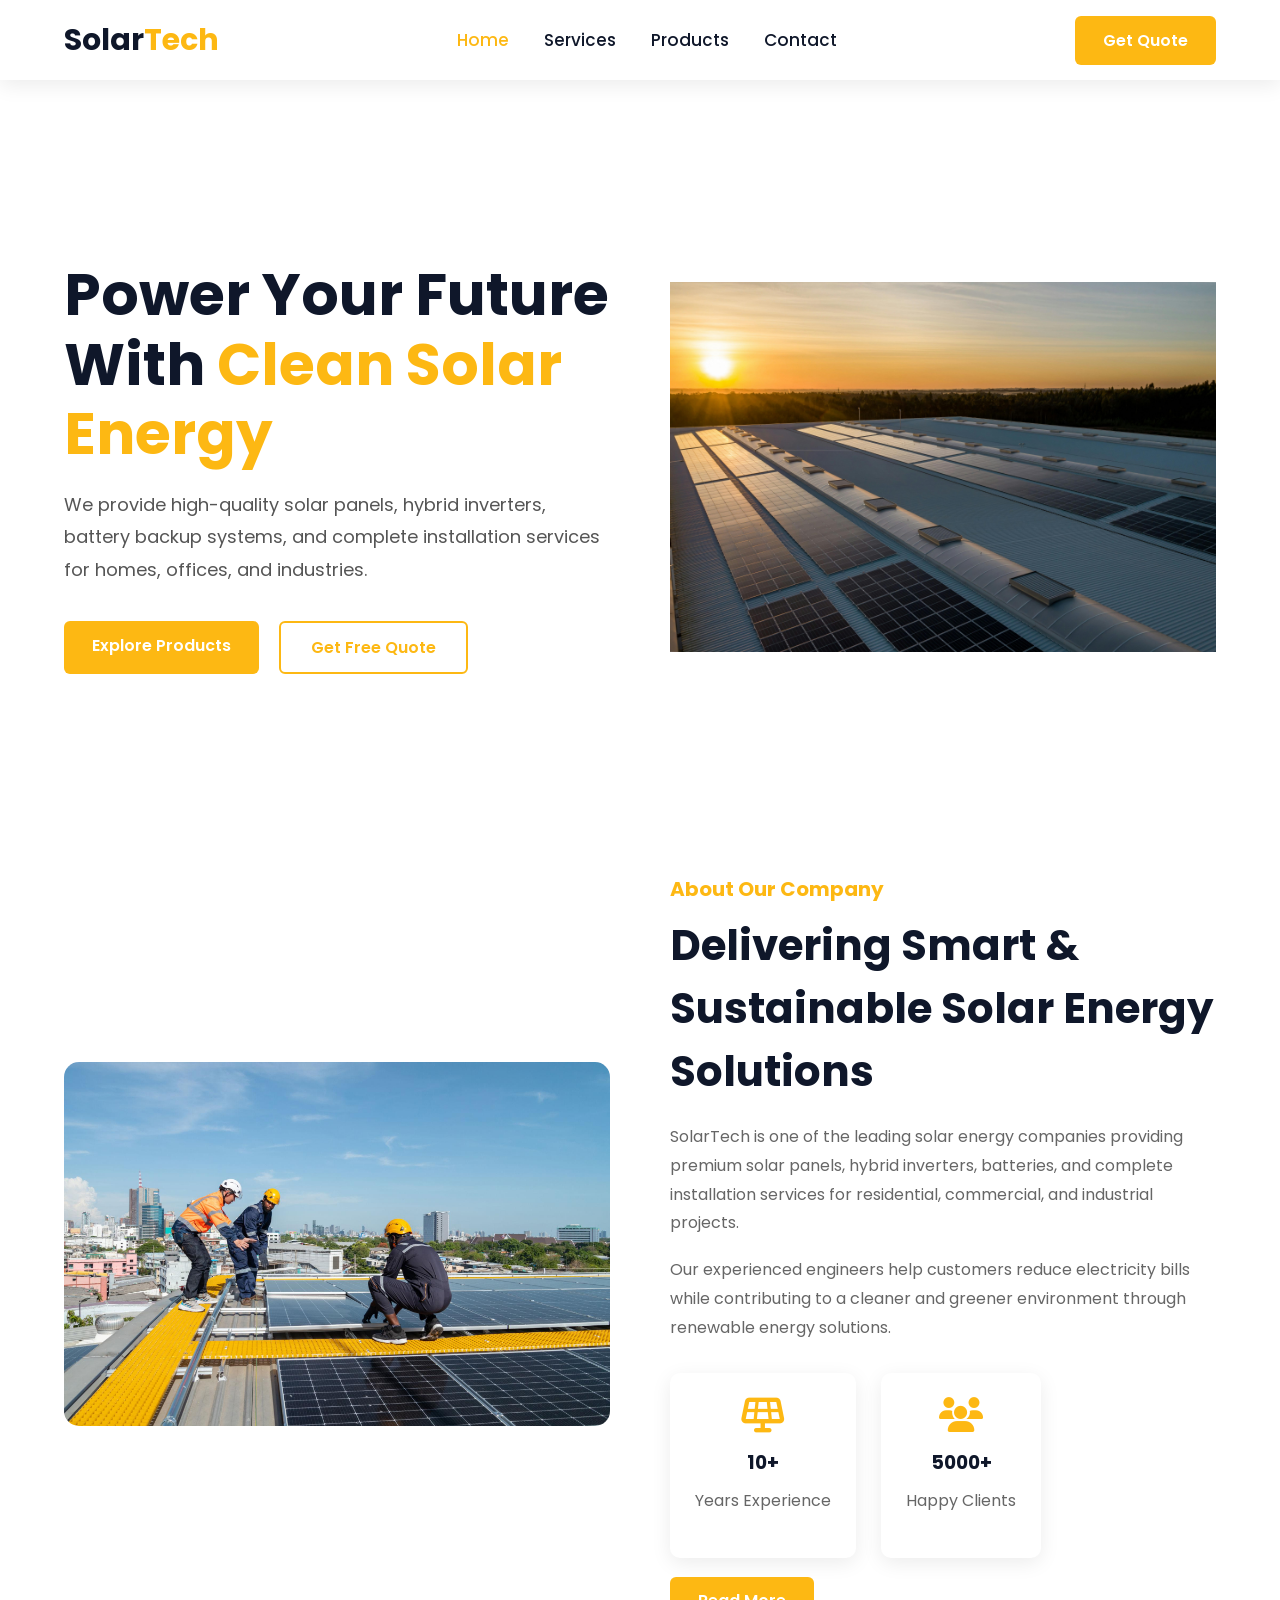
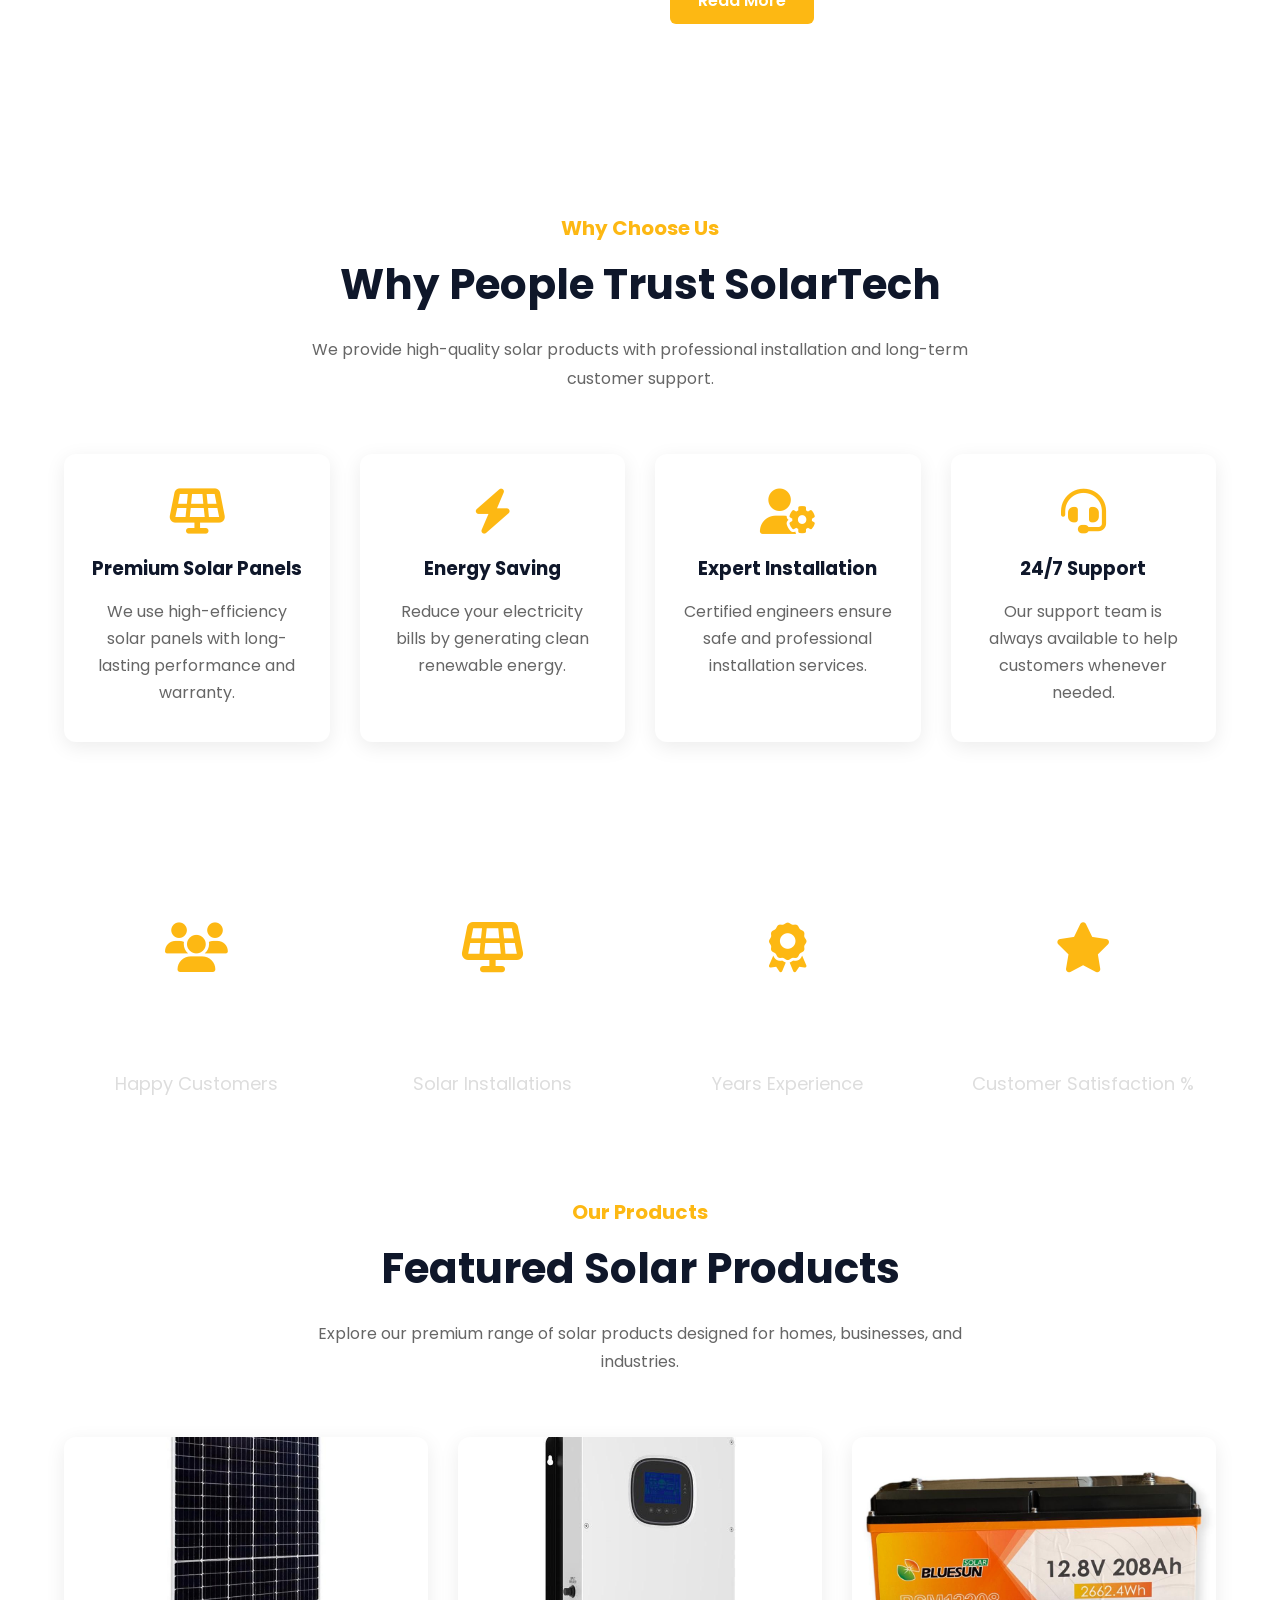
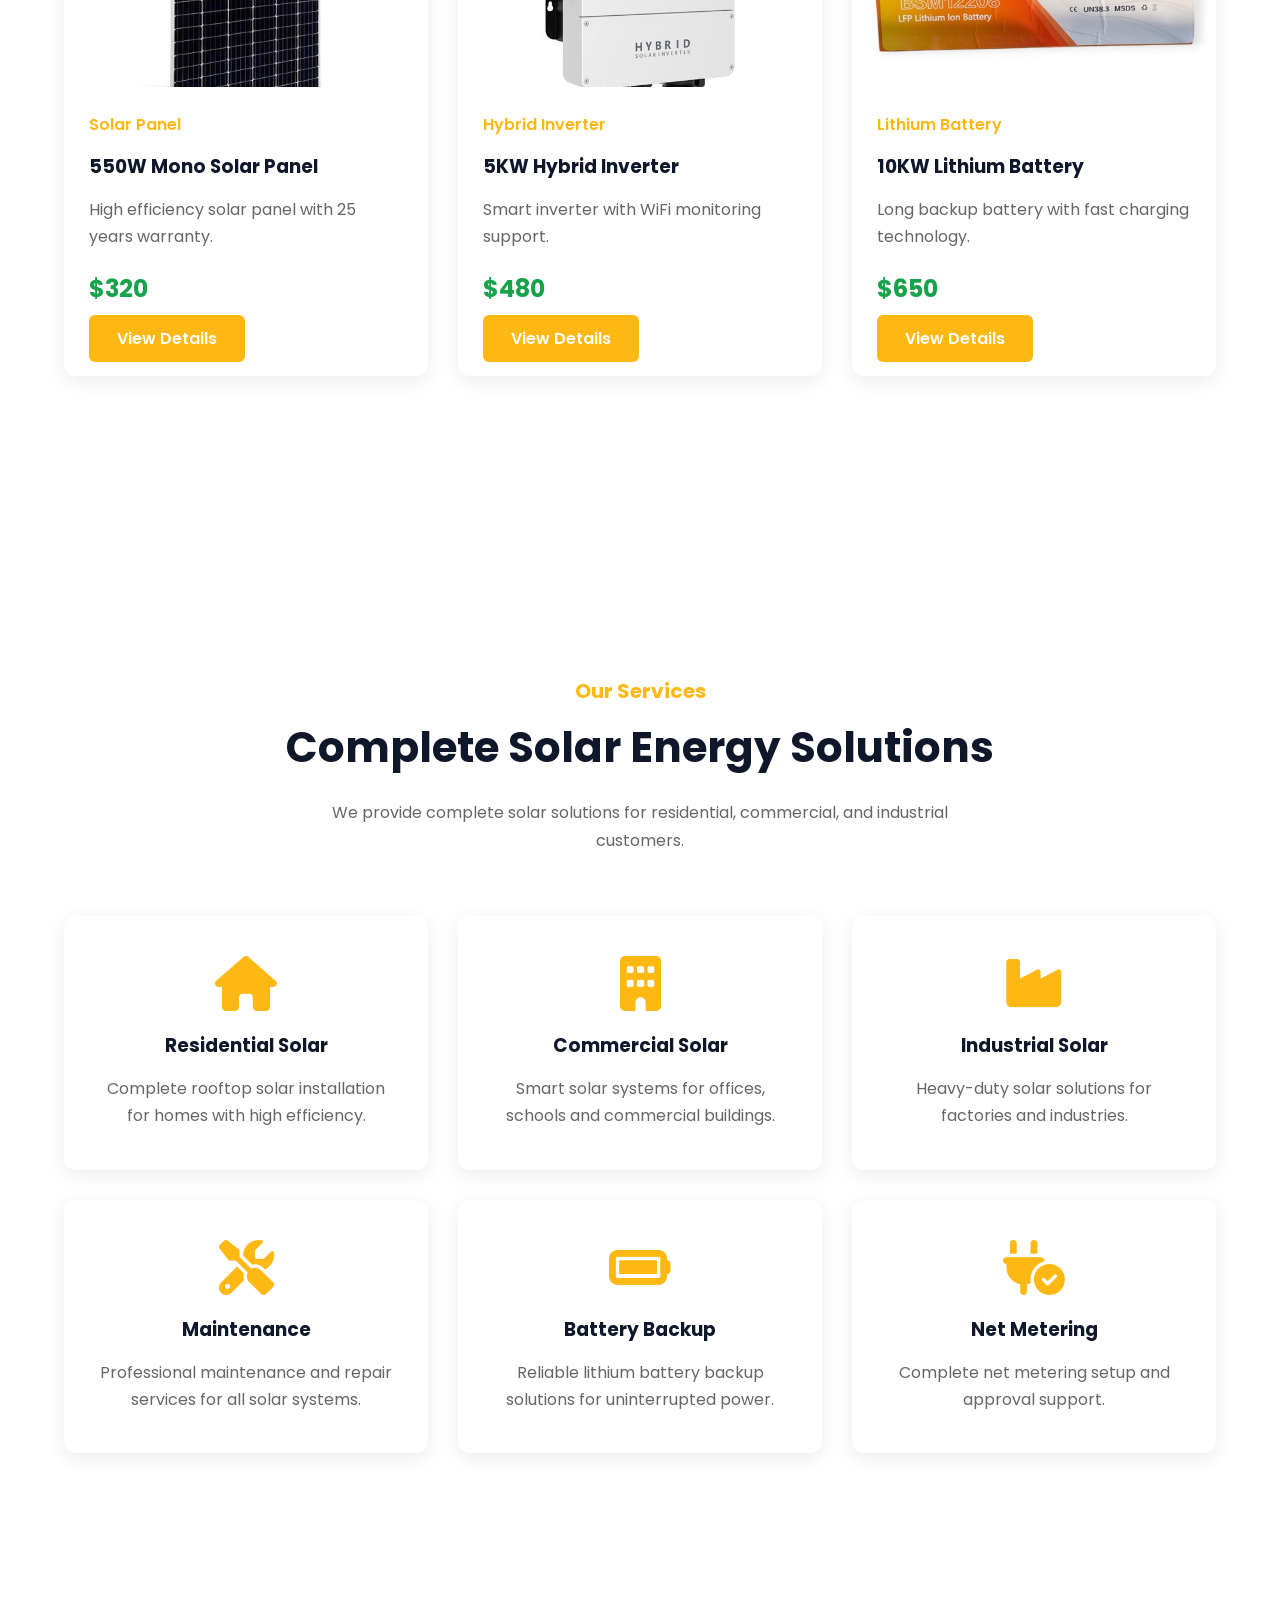
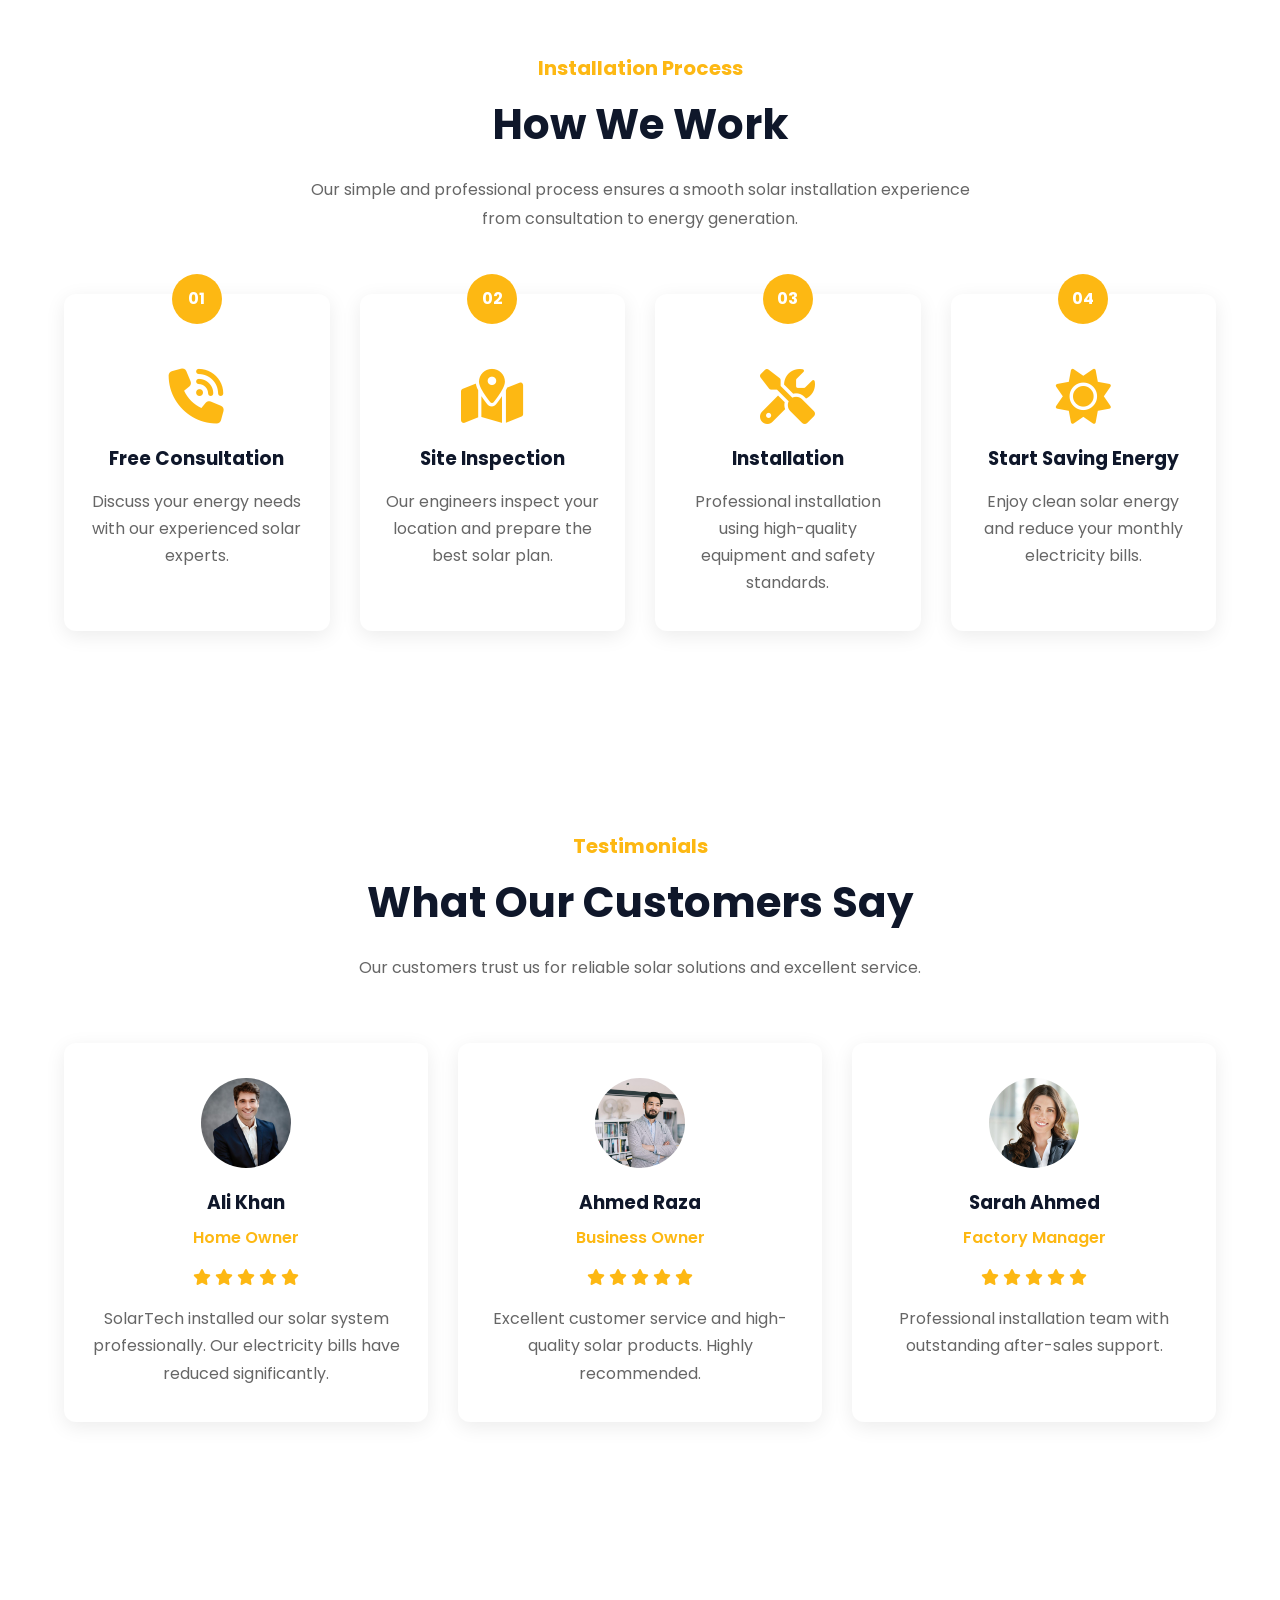
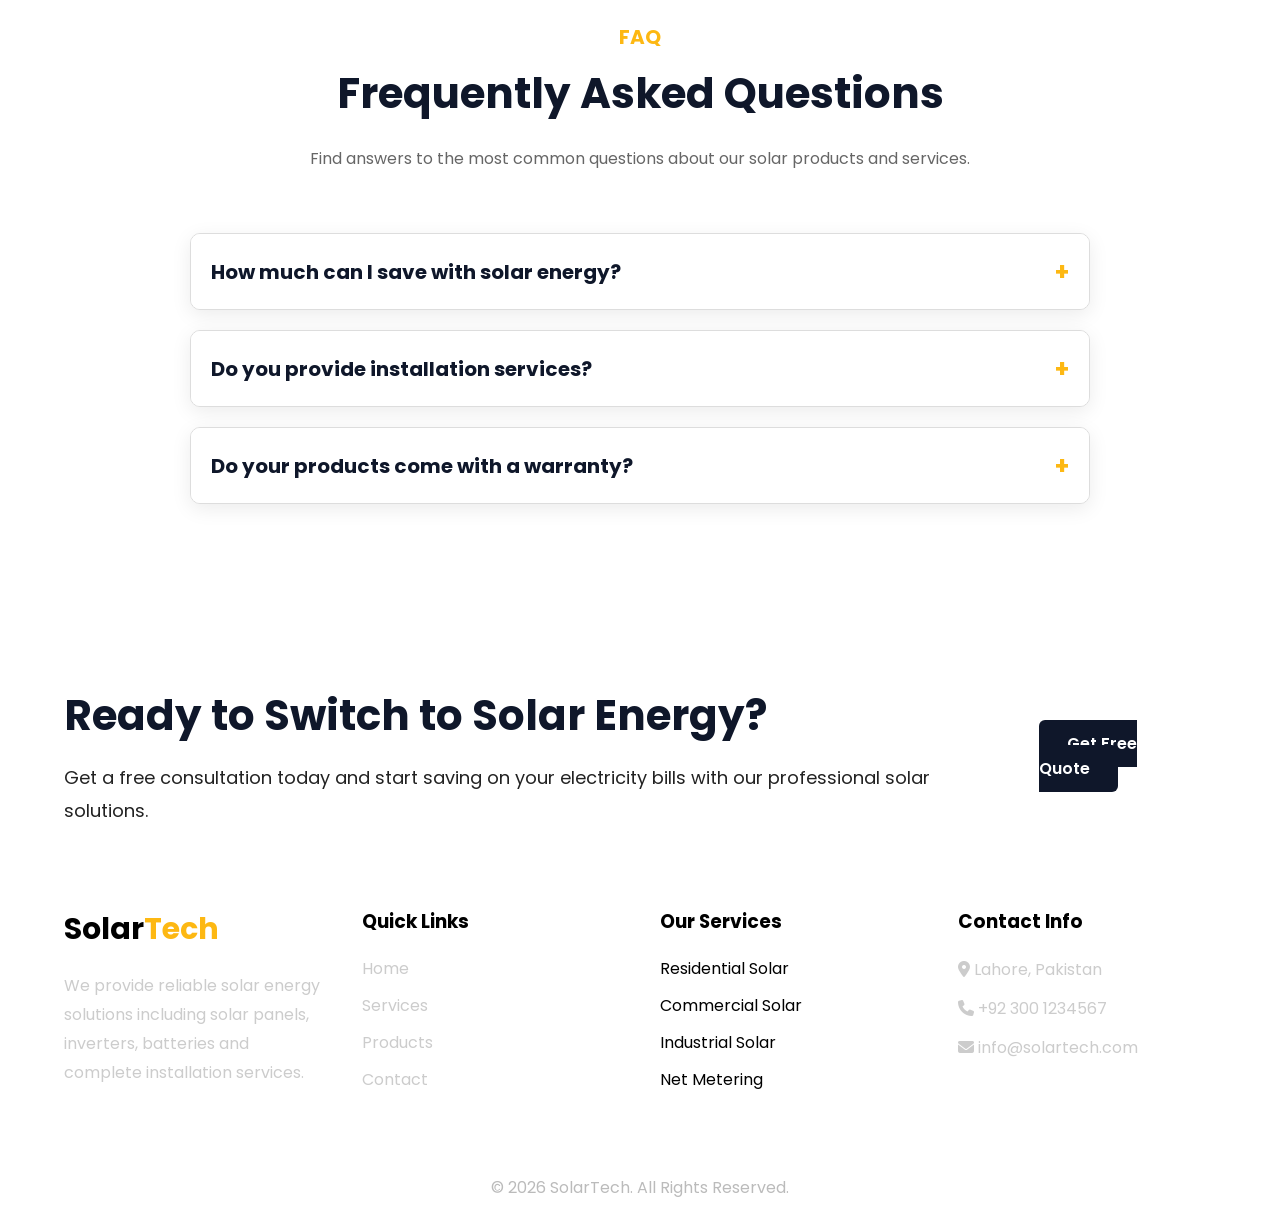
<file: index.html>
<!DOCTYPE html>
<html lang="en">

<head>
    <!-- Meta Tags -->
    <meta charset="UTF-8">
    <meta name="viewport" content="width=device-width, initial-scale=1.0">

    <!-- Website Title -->
    <title>Solar Energy Company</title>

    <!-- Google Font -->
    <link rel="preconnect" href="https://fonts.googleapis.com">
    <link rel="preconnect" href="https://fonts.gstatic.com" crossorigin>
    <link href="https://fonts.googleapis.com/css2?family=Poppins:wght@300;400;500;600;700;800&display=swap"
        rel="stylesheet">

    <!-- Font Awesome Icons -->
    <link rel="stylesheet" href="https://cdnjs.cloudflare.com/ajax/libs/font-awesome/6.7.2/css/all.min.css">

    <!-- Main CSS -->
    <link rel="stylesheet" href="assets/css/style.css">

    <!-- Responsive CSS -->
    <link rel="stylesheet" href="assets/css/responsive.css">
    <link rel="stylesheet" href="https://unpkg.com/aos@2.3.4/dist/aos.css">
</head>

    <body>

    <!-- JavaScript -->
    <script src="assets/js/script.js"></script>

<header class="header">

    <div class="container">

        <!-- Logo -->
        <div class="logo">
            <h2>Solar<span>Tech</span></h2>
        </div>

        <!-- Navigation -->
        <nav class="navbar">
            <ul class="nav-links">
                <li><a href="index.html" class="active">Home</a></li>
                <li><a href="services.html">Services</a></li>
                <li><a href="products.html">Products</a></li>
                <li><a href="contact.html">Contact</a></li>
            </ul>
        </nav>
    <!-- Button -->
<a href="contact.html" class="btn">Get Quote</a>

<div class="menu-toggle">
    <i class="fa-solid fa-bars"></i>
</div>

</header>
<section class="hero" data-aos="fade-up"></section>

    <div class="container hero-container">

        <!-- Left Content -->

        <div class="hero-content">

            <h1>
                Power Your Future With
                <span>Clean Solar Energy</span>
            </h1>

            <p>
                We provide high-quality solar panels, hybrid inverters,
                battery backup systems, and complete installation services
                for homes, offices, and industries.
            </p>

            <div class="hero-buttons">

                <a href="products.html" class="btn">
                    Explore Products
                </a>

                <a href="contact.html" class="btn-outline">
                    Get Free Quote
                </a>

            </div>

        </div>


        <!-- Right Image -->

        <div class="hero-image">

            <img src="assets/images/hero/hero.jfif" alt="Solar Energy">

        </div>

    </div>

</section>

<!-- ==========================
     About Section Start
=========================== -->

<section class="about" data-aos="fade-right"></section>

    <div class="container about-container">

        <!-- About Image -->
        <div class="about-image">
            <img src="assets/images/services/about.jfif" alt="About Solar Company">
        </div>

        <!-- About Content -->
        <div class="about-content">

            <h4>About Our Company</h4>

            <h2>
                Delivering Smart & Sustainable Solar Energy Solutions
            </h2>

            <p>
                SolarTech is one of the leading solar energy companies providing
                premium solar panels, hybrid inverters, batteries, and complete
                installation services for residential, commercial, and industrial
                projects.
            </p>

            <p>
                Our experienced engineers help customers reduce electricity bills
                while contributing to a cleaner and greener environment through
                renewable energy solutions.
            </p>

            <div class="about-boxes">

                <div class="about-box">
                    <i class="fa-solid fa-solar-panel"></i>
                    <h3>10+</h3>
                    <p>Years Experience</p>
                </div>

                <div class="about-box">
                    <i class="fa-solid fa-users"></i>
                    <h3>5000+</h3>
                    <p>Happy Clients</p>
                </div>

            </div>

            <a href="services.html" class="btn">
                Read More
            </a>

        </div>

    </div>

</section>

<!-- ==========================
     About Section End
=========================== -->


<section class="why-choose" data-aos="fade-left"></section>

    <div class="container">

        <div class="section-title">
            <h4>Why Choose Us</h4>
            <h2>Why People Trust SolarTech</h2>
            <p>
                We provide high-quality solar products with professional
                installation and long-term customer support.
            </p>
        </div>

        <div class="choose-container">

            <div class="choose-card">
                <i class="fa-solid fa-solar-panel"></i>
                <h3>Premium Solar Panels</h3>
                <p>
                    We use high-efficiency solar panels with long-lasting
                    performance and warranty.
                </p>
            </div>

            <div class="choose-card">
                <i class="fa-solid fa-bolt"></i>
                <h3>Energy Saving</h3>
                <p>
                    Reduce your electricity bills by generating clean
                    renewable energy.
                </p>
            </div>

            <div class="choose-card">
                <i class="fa-solid fa-user-gear"></i>
                <h3>Expert Installation</h3>
                <p>
                    Certified engineers ensure safe and professional
                    installation services.
                </p>
            </div>

            <div class="choose-card">
                <i class="fa-solid fa-headset"></i>
                <h3>24/7 Support</h3>
                <p>
                    Our support team is always available to help
                    customers whenever needed.
                </p>
            </div>

        </div>

    </div>

</section>
<section class="stats" data-aos="zoom-in"></section>

    <div class="container">

        <div class="stats-container">

            <div class="stat-box">
                <i class="fa-solid fa-users"></i>
                <h2 class="counter" data-target="5000">0</h2>
                <p>Happy Customers</p>
            </div>

            <div class="stat-box">
                <i class="fa-solid fa-solar-panel"></i>
                <h2 class="counter" data-target="3500">0</h2>
                <p>Solar Installations</p>
            </div>

            <div class="stat-box">
                <i class="fa-solid fa-award"></i>
                <h2 class="counter" data-target="15">0</h2>
                <p>Years Experience</p>
            </div>

            <div class="stat-box">
                <i class="fa-solid fa-star"></i>
                <h2 class="counter" data-target="98">0</h2>
                <p>Customer Satisfaction %</p>
            </div>

        </div>

    </div>

</section>
<section class="products">

    <div class="container">

        <div class="section-title">
            <h4>Our Products</h4>
            <h2>Featured Solar Products</h2>
            <p>
                Explore our premium range of solar products designed for homes,
                businesses, and industries.
            </p>
        </div>

        <div class="product-container">

            <!-- Product 1 -->
            <div class="product-card">

                <img src="assets/images/products/panel.jfif" alt="Solar Panel">

                <div class="product-content">

                    <span>Solar Panel</span>

                    <h3>550W Mono Solar Panel</h3>

                    <p>
                        High efficiency solar panel with 25 years warranty.
                    </p>

                    <h4>$320</h4>

                    <a href="products.html" class="btn">
                        View Details
                    </a>

                </div>

            </div>

            <!-- Product 2 -->

            <div class="product-card">

                <img src="assets/images/products/inverter.jfif" alt="Inverter">

                <div class="product-content">

                    <span>Hybrid Inverter</span>

                    <h3>5KW Hybrid Inverter</h3>

                    <p>
                        Smart inverter with WiFi monitoring support.
                    </p>

                    <h4>$480</h4>

                    <a href="products.html" class="btn">
                        View Details
                    </a>

                </div>

            </div>

            <!-- Product 3 -->

            <div class="product-card">

                <img src="assets/images/products/battery.jfif" alt="Battery">

                <div class="product-content">

                    <span>Lithium Battery</span>

                    <h3>10KW Lithium Battery</h3>

                    <p>
                        Long backup battery with fast charging technology.
                    </p>

                    <h4>$650</h4>

                    <a href="products.html" class="btn">
                        View Details
                    </a>

                </div>

            </div>

        </div>

    </div>

</section>
<section class="services" data-aos="fade-up"></section>

    <div class="container">

        <div class="section-title">
            <h4>Our Services</h4>
            <h2>Complete Solar Energy Solutions</h2>
            <p>
                We provide complete solar solutions for residential,
                commercial, and industrial customers.
            </p>
        </div>

        <div class="service-container">

            <!-- Card 1 -->
            <div class="service-card">

                <i class="fa-solid fa-house"></i>

                <h3>Residential Solar</h3>

                <p>
                    Complete rooftop solar installation for homes with high efficiency.
                </p>

            </div>

            <!-- Card 2 -->

            <div class="service-card">

                <i class="fa-solid fa-building"></i>

                <h3>Commercial Solar</h3>

                <p>
                    Smart solar systems for offices, schools and commercial buildings.
                </p>

            </div>

            <!-- Card 3 -->

            <div class="service-card">

                <i class="fa-solid fa-industry"></i>

                <h3>Industrial Solar</h3>

                <p>
                    Heavy-duty solar solutions for factories and industries.
                </p>

            </div>

            <!-- Card 4 -->

            <div class="service-card">

                <i class="fa-solid fa-screwdriver-wrench"></i>

                <h3>Maintenance</h3>

                <p>
                    Professional maintenance and repair services for all solar systems.
                </p>

            </div>

            <!-- Card 5 -->

            <div class="service-card">

                <i class="fa-solid fa-battery-full"></i>

                <h3>Battery Backup</h3>

                <p>
                    Reliable lithium battery backup solutions for uninterrupted power.
                </p>

            </div>

            <!-- Card 6 -->

            <div class="service-card">

                <i class="fa-solid fa-plug-circle-check"></i>

                <h3>Net Metering</h3>

                <p>
                    Complete net metering setup and approval support.
                </p>

            </div>

        </div>

    </div>

</section>
<section class="process" data-aos="fade-right"></section>

    <div class="container">

        <div class="section-title">
            <h4>Installation Process</h4>
            <h2>How We Work</h2>
            <p>
                Our simple and professional process ensures a smooth solar installation
                experience from consultation to energy generation.
            </p>
        </div>

        <div class="process-container">

            <!-- Step 1 -->
            <div class="process-card">

                <div class="process-number">01</div>

                <i class="fa-solid fa-phone-volume"></i>

                <h3>Free Consultation</h3>

                <p>
                    Discuss your energy needs with our experienced solar experts.
                </p>

            </div>

            <!-- Step 2 -->
            <div class="process-card">

                <div class="process-number">02</div>

                <i class="fa-solid fa-map-location-dot"></i>

                <h3>Site Inspection</h3>

                <p>
                    Our engineers inspect your location and prepare the best solar plan.
                </p>

            </div>

            <!-- Step 3 -->
            <div class="process-card">

                <div class="process-number">03</div>

                <i class="fa-solid fa-screwdriver-wrench"></i>

                <h3>Installation</h3>

                <p>
                    Professional installation using high-quality equipment and safety standards.
                </p>

            </div>

            <!-- Step 4 -->
            <div class="process-card">

                <div class="process-number">04</div>

                <i class="fa-solid fa-sun"></i>

                <h3>Start Saving Energy</h3>

                <p>
                    Enjoy clean solar energy and reduce your monthly electricity bills.
                </p>

            </div>

        </div>

    </div>

</section>
<section class="testimonials" data-aos="zoom-in"></section>

    <div class="container">

        <div class="section-title">
            <h4>Testimonials</h4>
            <h2>What Our Customers Say</h2>
            <p>
                Our customers trust us for reliable solar solutions and excellent service.
            </p>
        </div>

        <div class="testimonial-container">

            <!-- Testimonial 1 -->
            <div class="testimonial-card">

                <img src="assets/images/testimonials/c1.jfif" alt="Client">

                <h3>Ali Khan</h3>

                <span>Home Owner</span>

                <div class="stars">
                    <i class="fa-solid fa-star"></i>
                    <i class="fa-solid fa-star"></i>
                    <i class="fa-solid fa-star"></i>
                    <i class="fa-solid fa-star"></i>
                    <i class="fa-solid fa-star"></i>
                </div>

                <p>
                    SolarTech installed our solar system professionally.
                    Our electricity bills have reduced significantly.
                </p>

            </div>

            <!-- Testimonial 2 -->

            <div class="testimonial-card">

                <img src="assets/images/testimonials/c2.jfif" alt="Client">

                <h3>Ahmed Raza</h3>

                <span>Business Owner</span>

                <div class="stars">
                    <i class="fa-solid fa-star"></i>
                    <i class="fa-solid fa-star"></i>
                    <i class="fa-solid fa-star"></i>
                    <i class="fa-solid fa-star"></i>
                    <i class="fa-solid fa-star"></i>
                </div>

                <p>
                    Excellent customer service and high-quality solar products.
                    Highly recommended.
                </p>

            </div>

            <!-- Testimonial 3 -->

            <div class="testimonial-card">

                <img src="assets/images/testimonials/c3.jfif" alt="Client">

                <h3>Sarah Ahmed</h3>

                <span>Factory Manager</span>

                <div class="stars">
                    <i class="fa-solid fa-star"></i>
                    <i class="fa-solid fa-star"></i>
                    <i class="fa-solid fa-star"></i>
                    <i class="fa-solid fa-star"></i>
                    <i class="fa-solid fa-star"></i>
                </div>

                <p>
                    Professional installation team with outstanding after-sales support.
                </p>

            </div>

        </div>

    </div>

</section>
<section class="faq" data-aos="fade-left"></section>

    <div class="container">

        <div class="section-title">
            <h4>FAQ</h4>
            <h2>Frequently Asked Questions</h2>
            <p>
                Find answers to the most common questions about our solar products and services.
            </p>
        </div>

        <div class="faq-container">

            <div class="faq-item">

                <div class="faq-question">
                    <h3>How much can I save with solar energy?</h3>
                    <span>+</span>
                </div>

                <div class="faq-answer">
                    <p>
                        Solar systems can reduce electricity bills by up to 70–90%
                        depending on your energy usage.
                    </p>
                </div>

            </div>

            <div class="faq-item">

                <div class="faq-question">
                    <h3>Do you provide installation services?</h3>
                    <span>+</span>
                </div>

                <div class="faq-answer">
                    <p>
                        Yes, we provide complete installation, testing and maintenance
                        services for residential and commercial projects.
                    </p>
                </div>

            </div>

            <div class="faq-item">

                <div class="faq-question">
                    <h3>Do your products come with a warranty?</h3>
                    <span>+</span>
                </div>

                <div class="faq-answer">
                    <p>
                        Yes, all our solar panels, inverters and batteries come with
                        official manufacturer warranties.
                    </p>
                </div>

            </div>

        </div>

    </div>

</section>
<section class="cta" data-aos="zoom-in"></section>

    <div class="container cta-container">

        <div class="cta-content">

            <h2>Ready to Switch to Solar Energy?</h2>

            <p>
                Get a free consultation today and start saving on your
                electricity bills with our professional solar solutions.
            </p>

        </div>

        <div class="cta-button">

            <a href="contact.html" class="btn">
                Get Free Quote
            </a>

        </div>

    </div>

</section>
<footer class="footer" data-aos="fade-up"></footer>

    <div class="container footer-container">

        <div class="footer-box">

            <h2>Solar<span>Tech</span></h2>

            <p>

                We provide reliable solar energy solutions including
                solar panels, inverters, batteries and complete
                installation services.

            </p>

        </div>

        <div class="footer-box">

            <h3>Quick Links</h3>

            <ul>

                <li><a href="index.html">Home</a></li>

                <li><a href="services.html">Services</a></li>

                <li><a href="products.html">Products</a></li>

                <li><a href="contact.html">Contact</a></li>

            </ul>

        </div>

        <div class="footer-box">

            <h3>Our Services</h3>

            <ul>

                <li>Residential Solar</li>

                <li>Commercial Solar</li>

                <li>Industrial Solar</li>

                <li>Net Metering</li>

            </ul>

        </div>

        <div class="footer-box">

            <h3>Contact Info</h3>

            <p><i class="fa-solid fa-location-dot"></i> Lahore, Pakistan</p>

            <p><i class="fa-solid fa-phone"></i> +92 300 1234567</p>

            <p><i class="fa-solid fa-envelope"></i> info@solartech.com</p>

        </div>

    </div>

    <div class="footer-bottom">

        <p>

            © 2026 SolarTech. All Rights Reserved.

        </p>

    </div>

</footer>
<!-- Scroll To Top Button -->
<button id="scrollTop">
    <i class="fa-solid fa-arrow-up"></i>
</button>

<!-- JavaScript -->
<script src="assets/js/script.js"></script>
<script src="https://unpkg.com/aos@2.3.4/dist/aos.js"></script>
</body>
</html>
</file>
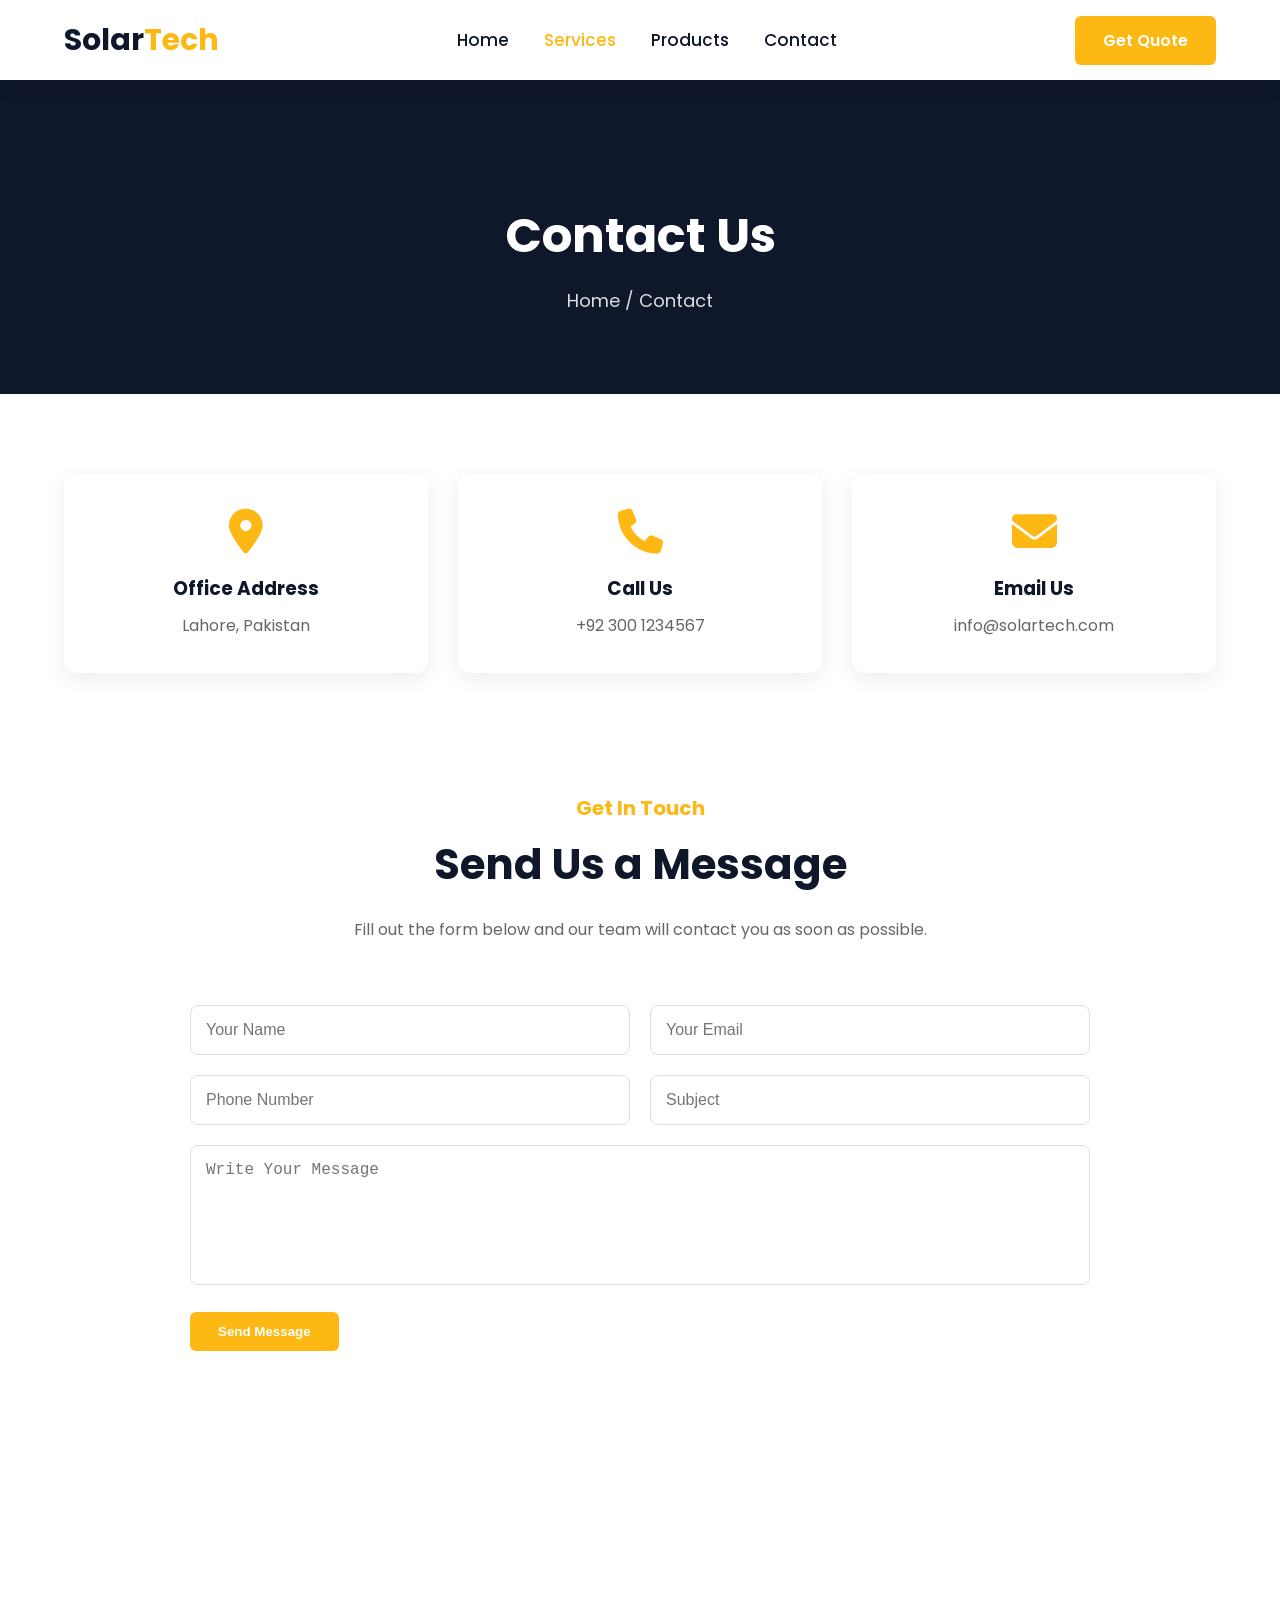
<file: contact.html>
<!DOCTYPE html>
<html lang="en">

<head>

    <meta charset="UTF-8">
    <meta name="viewport" content="width=device-width, initial-scale=1.0">

    <title>Contact | SolarTech</title>

    <!-- Google Font -->
    <link rel="preconnect" href="https://fonts.googleapis.com">
    <link rel="preconnect" href="https://fonts.gstatic.com" crossorigin>

    <link href="https://fonts.googleapis.com/css2?family=Poppins:wght@300;400;500;600;700;800&display=swap" rel="stylesheet">

    <!-- Font Awesome -->
    <link rel="stylesheet" href="https://cdnjs.cloudflare.com/ajax/libs/font-awesome/6.7.2/css/all.min.css">

    <!-- CSS -->
    <link rel="stylesheet" href="assets/css/style.css">
    <link rel="stylesheet" href="assets/css/responsive.css">
    <link rel="stylesheet" href="https://unpkg.com/aos@2.3.4/dist/aos.css">

    <!-- Mobile Menu Fix CSS (isi file me add kiya hai, agar chahe to responsive.css me move kar dena) -->
    <style>
        .menu-toggle {
            display: none;
            flex-direction: column;
            justify-content: space-between;
            width: 28px;
            height: 20px;
            cursor: pointer;
            background: transparent;
            border: none;
            padding: 0;
            z-index: 1001;
        }

        .menu-toggle span {
            display: block;
            width: 100%;
            height: 3px;
            background-color: #000;
            border-radius: 2px;
            transition: all 0.3s ease;
        }

        .menu-toggle.active span:nth-child(1) {
            transform: translateY(8.5px) rotate(45deg);
        }

        .menu-toggle.active span:nth-child(2) {
            opacity: 0;
        }

        .menu-toggle.active span:nth-child(3) {
            transform: translateY(-8.5px) rotate(-45deg);
        }

        @media (max-width: 991px) {

            .header .container {
                position: relative;
            }

            .menu-toggle {
                display: flex;
            }

            .navbar .nav-links {
                position: absolute;
                top: 100%;
                left: 0;
                width: 100%;
                background-color: #fff;
                flex-direction: column;
                align-items: flex-start;
                padding: 20px;
                gap: 15px;
                box-shadow: 0 10px 20px rgba(0, 0, 0, 0.1);
                display: none;
                z-index: 1000;
            }

            .navbar .nav-links.show {
                display: flex;
            }
        }
    </style>

</head>

<body>

    <!-- Header -->
    <header class="header">

        <div class="container">

            <div class="logo">
                <h2>Solar<span>Tech</span></h2>
            </div>

            <nav class="navbar">

                <ul class="nav-links" id="navLinks">

                    <li><a href="index.html">Home</a></li>

                    <li><a href="services.html" class="active">Services</a></li>

                    <li><a href="products.html">Products</a></li>

                    <li><a href="contact.html">Contact</a></li>

                </ul>

            </nav>

            <button class="menu-toggle" id="menuToggle" aria-label="Toggle menu">
                <span></span>
                <span></span>
                <span></span>
            </button>

            <a href="contact.html" class="btn">
                Get Quote
            </a>

        </div>

    </header>


    <!-- ==========================
    Page Banner
    ========================== -->

    <section class="page-banner" data-aos="fade-up">

        <div class="container">

            <h1>Contact Us</h1>

            <p>
                Home / Contact
            </p>

        </div>

    </section>

    <!-- ==========================
    Contact Information
    ========================== -->

    <section class="contact-info" data-aos="fade-right">

        <div class="container">

            <div class="contact-info-container">

                <div class="contact-card">

                    <i class="fa-solid fa-location-dot"></i>

                    <h3>Office Address</h3>

                    <p>Lahore, Pakistan</p>

                </div>

                <div class="contact-card">

                    <i class="fa-solid fa-phone"></i>

                    <h3>Call Us</h3>

                    <p>+92 300 1234567</p>

                </div>

                <div class="contact-card">

                    <i class="fa-solid fa-envelope"></i>

                    <h3>Email Us</h3>

                    <p>info@solartech.com</p>

                </div>

            </div>

        </div>

    </section>

    <!-- ==========================
    Contact Form
    ========================== -->

    <section class="contact-form" data-aos="zoom-in">

        <div class="container">

            <div class="section-title">

                <h4>Get In Touch</h4>

                <h2>Send Us a Message</h2>

                <p>
                    Fill out the form below and our team will contact you as soon as possible.
                </p>

            </div>

            <form class="form">

                <div class="form-group">

                    <input type="text" placeholder="Your Name" required>

                    <input type="email" placeholder="Your Email" required>

                </div>

                <div class="form-group">

                    <input type="tel" placeholder="Phone Number" required>

                    <input type="text" placeholder="Subject" required>

                </div>

                <textarea placeholder="Write Your Message" rows="6" required></textarea>

                <button type="submit" class="btn">

                    Send Message

                </button>

            </form>

        </div>

    </section>

    <!-- ==========================
    Google Map
    ========================== -->

    <section class="map" data-aos="fade-up">

        <iframe
            src="https://www.google.com/maps?q=Lahore,Pakistan&output=embed"
            width="100%"
            height="450"
            style="border:0;"
            allowfullscreen=""
            loading="lazy">
        </iframe>

    </section>

    <!-- AOS JS -->
    <script src="https://unpkg.com/aos@2.3.4/dist/aos.js"></script>
    <script>
        AOS.init();
    </script>

    <!-- Mobile Menu Toggle Script -->
    <script>
        const menuToggle = document.getElementById('menuToggle');
        const navLinks = document.getElementById('navLinks');

        menuToggle.addEventListener('click', () => {
            menuToggle.classList.toggle('active');
            navLinks.classList.toggle('show');
        });

        // Menu link pe click karne se menu band ho jaye
        navLinks.querySelectorAll('a').forEach(link => {
            link.addEventListener('click', () => {
                menuToggle.classList.remove('active');
                navLinks.classList.remove('show');
            });
        });
    </script>

</body>

</html>
</file>
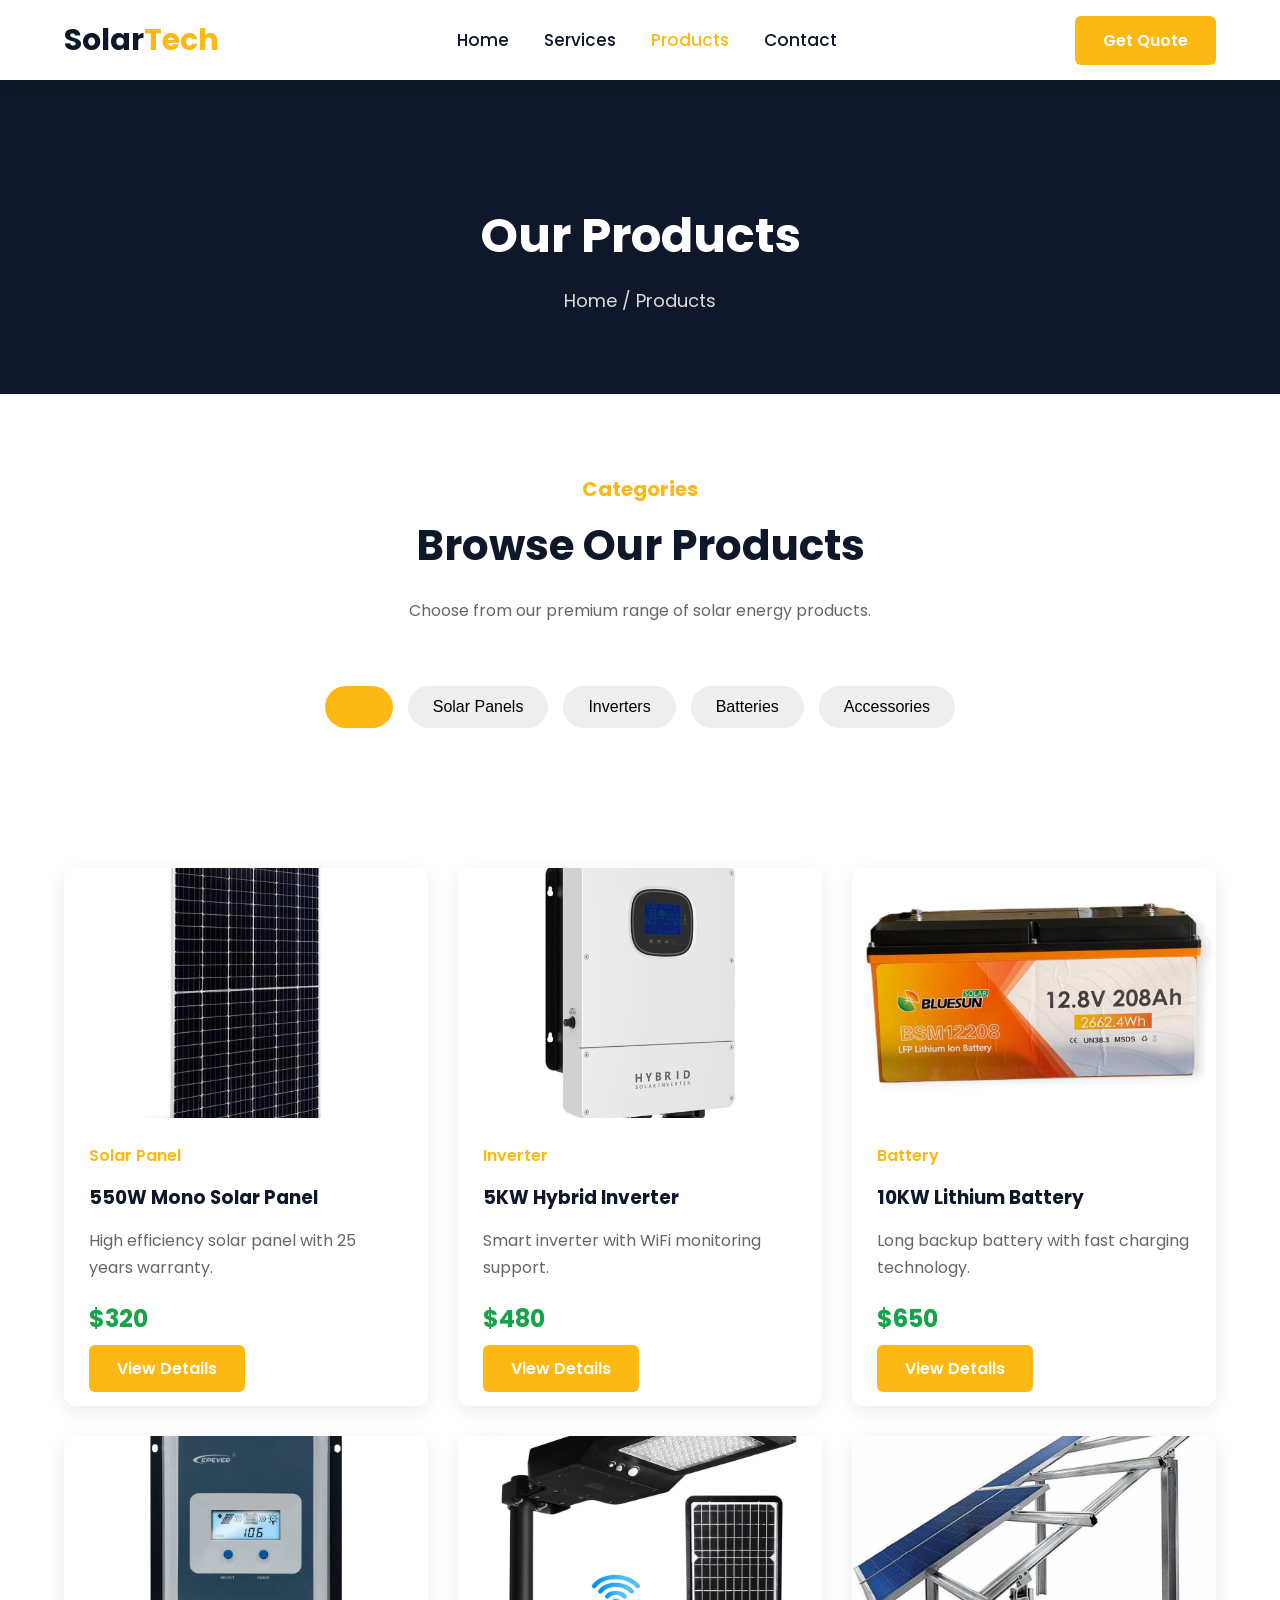
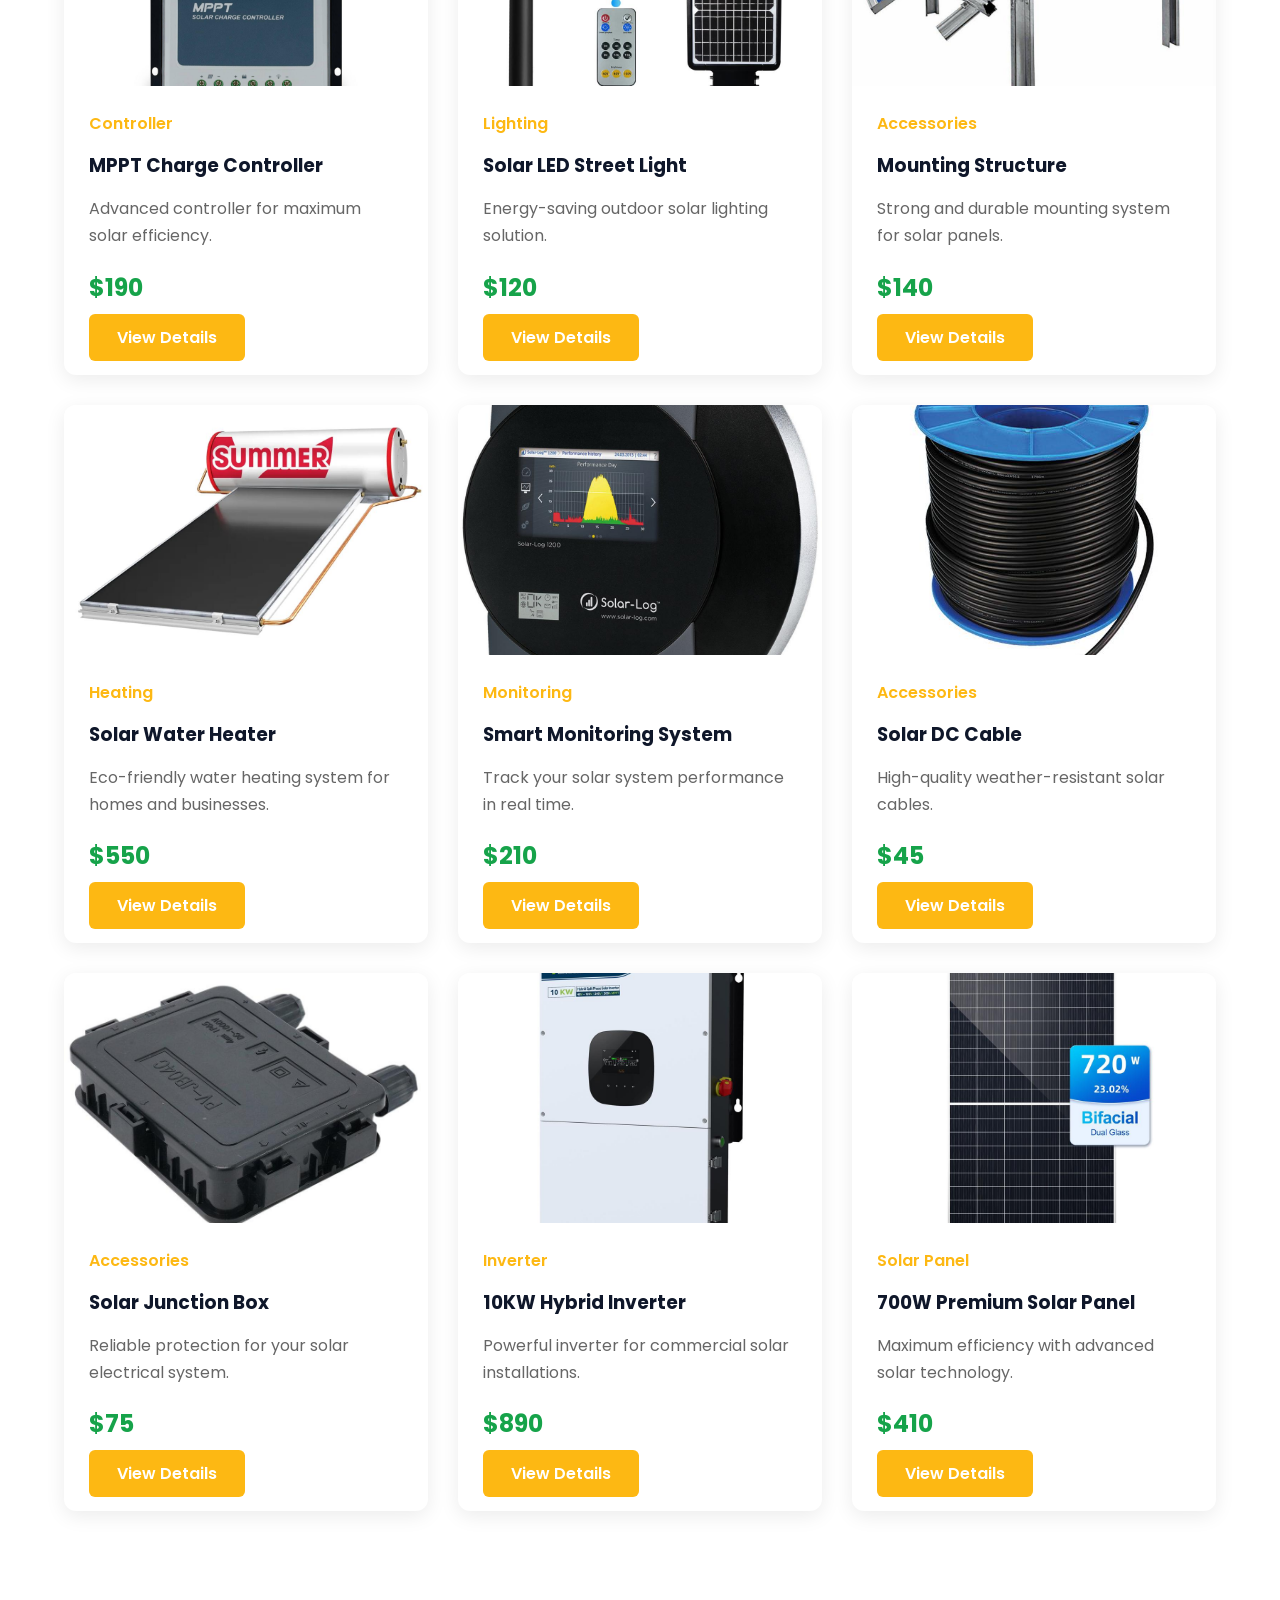
<file: products.html>
<!DOCTYPE html>
<html lang="en">

<head>

    <meta charset="UTF-8">
    <meta name="viewport" content="width=device-width, initial-scale=1.0">

    <title>Products | SolarTech</title>

    <!-- Google Font -->
    <link rel="preconnect" href="https://fonts.googleapis.com">
    <link rel="preconnect" href="https://fonts.gstatic.com" crossorigin>

    <link href="https://fonts.googleapis.com/css2?family=Poppins:wght@300;400;500;600;700;800&display=swap" rel="stylesheet">

    <!-- Font Awesome -->
    <link rel="stylesheet" href="https://cdnjs.cloudflare.com/ajax/libs/font-awesome/6.7.2/css/all.min.css">

    <!-- CSS -->
    <link rel="stylesheet" href="assets/css/style.css">
    <link rel="stylesheet" href="assets/css/responsive.css">
    <link rel="stylesheet" href="https://unpkg.com/aos@2.3.4/dist/aos.css">

    <!-- Mobile Menu Fix CSS (isi file me add kiya hai, agar chahe to responsive.css me move kar dena) -->
    <style>
        .menu-toggle {
            display: none;
            flex-direction: column;
            justify-content: space-between;
            width: 28px;
            height: 20px;
            cursor: pointer;
            background: transparent;
            border: none;
            padding: 0;
            z-index: 1001;
        }

        .menu-toggle span {
            display: block;
            width: 100%;
            height: 3px;
            background-color: #000;
            border-radius: 2px;
            transition: all 0.3s ease;
        }

        .menu-toggle.active span:nth-child(1) {
            transform: translateY(8.5px) rotate(45deg);
        }

        .menu-toggle.active span:nth-child(2) {
            opacity: 0;
        }

        .menu-toggle.active span:nth-child(3) {
            transform: translateY(-8.5px) rotate(-45deg);
        }

        @media (max-width: 991px) {

            .header .container {
                position: relative;
            }

            .menu-toggle {
                display: flex;
            }

            .navbar .nav-links {
                position: absolute;
                top: 100%;
                left: 0;
                width: 100%;
                background-color: #fff;
                flex-direction: column;
                align-items: flex-start;
                padding: 20px;
                gap: 15px;
                box-shadow: 0 10px 20px rgba(0, 0, 0, 0.1);
                display: none;
                z-index: 1000;
            }

            .navbar .nav-links.show {
                display: flex;
            }
        }
    </style>

</head>

<body>

    <!-- Header -->
    <header class="header">

        <div class="container">

            <div class="logo">
                <h2>Solar<span>Tech</span></h2>
            </div>

            <nav class="navbar">

                <ul class="nav-links" id="navLinks">

                    <li><a href="index.html">Home</a></li>

                    <li><a href="services.html">Services</a></li>

                    <li><a href="products.html" class="active">Products</a></li>

                    <li><a href="contact.html">Contact</a></li>

                </ul>

            </nav>

            <button class="menu-toggle" id="menuToggle" aria-label="Toggle menu">
                <span></span>
                <span></span>
                <span></span>
            </button>

            <a href="contact.html" class="btn">
                Get Quote
            </a>

        </div>

    </header>

    <!-- ==========================
    Page Banner
    ========================== -->

    <section class="page-banner" data-aos="fade-up">

        <div class="container">

            <h1>Our Products</h1>

            <p>
                Home / Products
            </p>

        </div>

    </section>

    <!-- ==========================
    Product Categories
    ========================== -->

    <section class="product-category" data-aos="fade-right">

        <div class="container">

            <div class="section-title">

                <h4>Categories</h4>

                <h2>Browse Our Products</h2>

                <p>
                    Choose from our premium range of solar energy products.
                </p>

            </div>

            <div class="category-buttons">

                <button class="active">All</button>

                <button>Solar Panels</button>

                <button>Inverters</button>

                <button>Batteries</button>

                <button>Accessories</button>

            </div>

        </div>

    </section>

    <!-- ==========================
    Products
    ========================== -->

    <section class="products" data-aos="zoom-in">

        <div class="container">

            <div class="product-container">

                <!-- Product 1 -->
                <div class="product-card">

                    <img src="assets/images/products/panel.jfif" alt="Solar Panel">

                    <div class="product-content">

                        <span>Solar Panel</span>

                        <h3>550W Mono Solar Panel</h3>

                        <p>High efficiency solar panel with 25 years warranty.</p>

                        <h4>$320</h4>

                        <a href="contact.html" class="btn">View Details</a>

                    </div>

                </div>

                <!-- Product 2 -->
                <div class="product-card">

                    <img src="assets/images/products/inverter.jfif" alt="Hybrid Inverter">

                    <div class="product-content">

                        <span>Inverter</span>

                        <h3>5KW Hybrid Inverter</h3>

                        <p>Smart inverter with WiFi monitoring support.</p>

                        <h4>$480</h4>

                        <a href="contact.html" class="btn">View Details</a>

                    </div>

                </div>

                <!-- Product 3 -->
                <div class="product-card">

                    <img src="assets/images/products/battery.jfif" alt="Battery">

                    <div class="product-content">

                        <span>Battery</span>

                        <h3>10KW Lithium Battery</h3>

                        <p>Long backup battery with fast charging technology.</p>

                        <h4>$650</h4>

                        <a href="contact.html" class="btn">View Details</a>

                    </div>

                </div>

                <!-- Product 4 -->
                <div class="product-card">

                    <img src="assets/images/products/controller.jfif" alt="Charge Controller">

                    <div class="product-content">

                        <span>Controller</span>

                        <h3>MPPT Charge Controller</h3>

                        <p>Advanced controller for maximum solar efficiency.</p>

                        <h4>$190</h4>

                        <a href="contact.html" class="btn">View Details</a>

                    </div>

                </div>

                <!-- Product 5 -->
                <div class="product-card">

                    <img src="assets/images/products/light.jfif" alt="Solar Light">

                    <div class="product-content">

                        <span>Lighting</span>

                        <h3>Solar LED Street Light</h3>

                        <p>Energy-saving outdoor solar lighting solution.</p>

                        <h4>$120</h4>

                        <a href="contact.html" class="btn">View Details</a>

                    </div>

                </div>

                <!-- Product 6 -->
                <div class="product-card">

                    <img src="assets/images/products/mounting.jfif" alt="Mounting Structure">

                    <div class="product-content">

                        <span>Accessories</span>

                        <h3>Mounting Structure</h3>

                        <p>Strong and durable mounting system for solar panels.</p>

                        <h4>$140</h4>

                        <a href="contact.html" class="btn">View Details</a>

                    </div>

                </div>

                <!-- Product 7 -->
                <div class="product-card">

                    <img src="assets/images/products/water-heater.jfif" alt="Solar Water Heater">

                    <div class="product-content">

                        <span>Heating</span>

                        <h3>Solar Water Heater</h3>

                        <p>Eco-friendly water heating system for homes and businesses.</p>

                        <h4>$550</h4>

                        <a href="contact.html" class="btn">View Details</a>

                    </div>

                </div>

                <!-- Product 8 -->
                <div class="product-card">

                    <img src="assets/images/products/monitoring.jfif" alt="Monitoring System">

                    <div class="product-content">

                        <span>Monitoring</span>

                        <h3>Smart Monitoring System</h3>

                        <p>Track your solar system performance in real time.</p>

                        <h4>$210</h4>

                        <a href="contact.html" class="btn">View Details</a>

                    </div>

                </div>

                <!-- Product 9 -->
                <div class="product-card">

                    <img src="assets/images/products/cable.jfif" alt="Solar Cable">

                    <div class="product-content">

                        <span>Accessories</span>

                        <h3>Solar DC Cable</h3>

                        <p>High-quality weather-resistant solar cables.</p>

                        <h4>$45</h4>

                        <a href="contact.html" class="btn">View Details</a>

                    </div>

                </div>

                <!-- Product 10 -->
                <div class="product-card">

                    <img src="assets/images/products/junction-box.jfif" alt="Junction Box">

                    <div class="product-content">

                        <span>Accessories</span>

                        <h3>Solar Junction Box</h3>

                        <p>Reliable protection for your solar electrical system.</p>

                        <h4>$75</h4>

                        <a href="contact.html" class="btn">View Details</a>

                    </div>

                </div>

                <!-- Product 11 -->
                <div class="product-card">

                    <img src="assets/images/products/inverter-pro.jfif" alt="10KW Inverter">

                    <div class="product-content">

                        <span>Inverter</span>

                        <h3>10KW Hybrid Inverter</h3>

                        <p>Powerful inverter for commercial solar installations.</p>

                        <h4>$890</h4>

                        <a href="contact.html" class="btn">View Details</a>

                    </div>

                </div>

                <!-- Product 12 -->
                <div class="product-card">

                    <img src="assets/images/products/panel-pro.jfif" alt="Solar Panel">

                    <div class="product-content">

                        <span>Solar Panel</span>

                        <h3>700W Premium Solar Panel</h3>

                        <p>Maximum efficiency with advanced solar technology.</p>

                        <h4>$410</h4>

                        <a href="contact.html" class="btn">View Details</a>

                    </div>

                </div>

            </div>

        </div>

    </section>

    <!-- ==========================
    Call To Action
    ========================== -->

    <section class="cta" data-aos="zoom-in">

        <div class="container cta-container">

            <div class="cta-content">

                <h2>Looking for the Right Solar Product?</h2>

                <p>
                    Our experts are here to help you choose the best solar solution for your home or business.
                </p>

            </div>

            <div class="cta-button">

                <a href="contact.html" class="btn">
                    Contact Us
                </a>

            </div>

        </div>

    </section>

    <!-- ==========================
    Footer
    ========================== -->

    <footer class="footer" data-aos="fade-up">

        <div class="container footer-container">

            <div class="footer-box">

                <h2>Solar<span>Tech</span></h2>

                <p>
                    We provide reliable solar energy solutions including
                    solar panels, inverters, batteries and complete
                    installation services.
                </p>

            </div>

            <div class="footer-box">

                <h3>Quick Links</h3>

                <ul>

                    <li><a href="index.html">Home</a></li>

                    <li><a href="services.html">Services</a></li>

                    <li><a href="products.html">Products</a></li>

                    <li><a href="contact.html">Contact</a></li>

                </ul>

            </div>

            <div class="footer-box">

                <h3>Our Products</h3>

                <ul>

                    <li>Solar Panels</li>

                    <li>Hybrid Inverters</li>

                    <li>Lithium Batteries</li>

                    <li>Solar Accessories</li>

                </ul>

            </div>

            <div class="footer-box">

                <h3>Contact Info</h3>

                <p><i class="fa-solid fa-location-dot"></i> Lahore, Pakistan</p>

                <p><i class="fa-solid fa-phone"></i> +92 300 1234567</p>

                <p><i class="fa-solid fa-envelope"></i> info@solartech.com</p>

            </div>

        </div>

        <div class="footer-bottom">

            <p>© 2026 SolarTech. All Rights Reserved.</p>

        </div>

    </footer>

    <button id="scrollTop">
        <i class="fa-solid fa-arrow-up"></i>
    </button>

    <script src="assets/js/script.js"></script>

    <!-- AOS JS -->
    <script src="https://unpkg.com/aos@2.3.4/dist/aos.js"></script>
    <script>
        AOS.init();
    </script>

    <!-- Mobile Menu Toggle Script -->
    <script>
        const menuToggle = document.getElementById('menuToggle');
        const navLinks = document.getElementById('navLinks');

        menuToggle.addEventListener('click', () => {
            menuToggle.classList.toggle('active');
            navLinks.classList.toggle('show');
        });

        // Menu link pe click karne se menu band ho jaye
        navLinks.querySelectorAll('a').forEach(link => {
            link.addEventListener('click', () => {
                menuToggle.classList.remove('active');
                navLinks.classList.remove('show');
            });
        });
    </script>

</body>
</html>
</file>
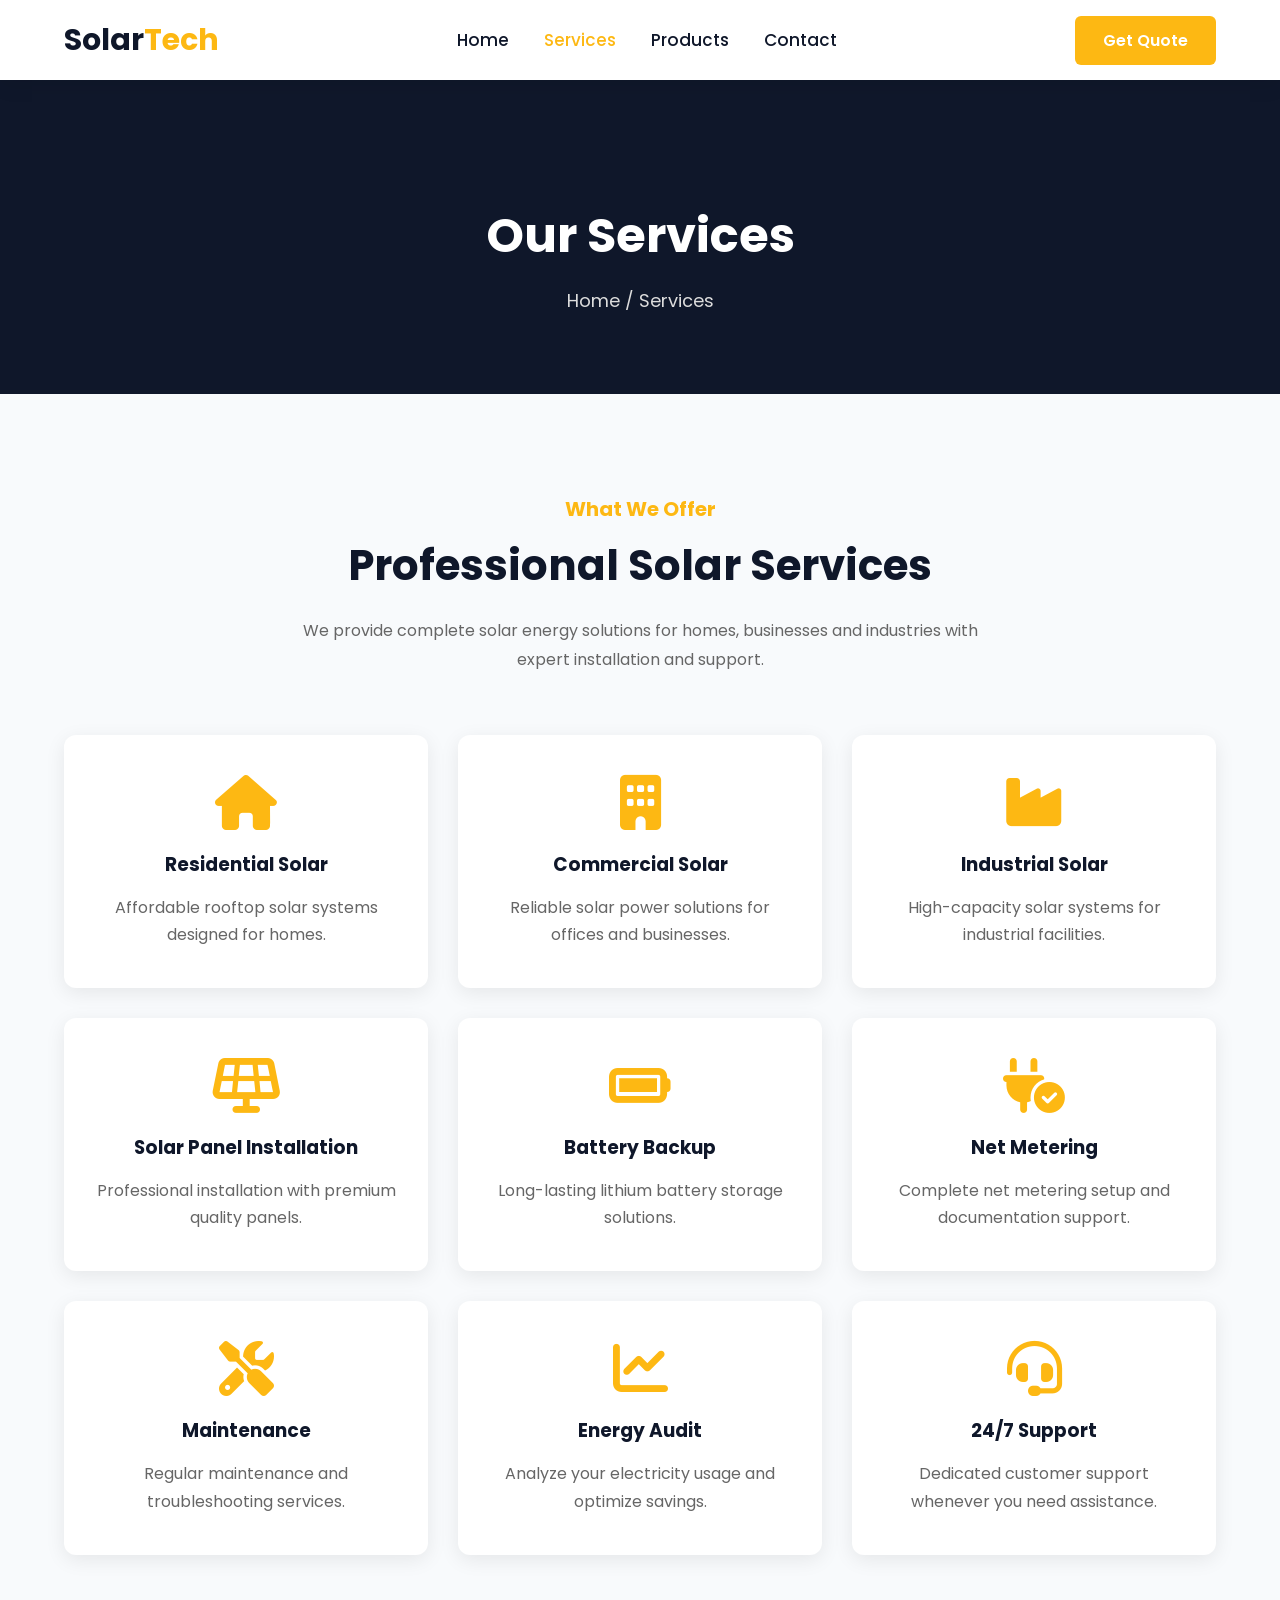
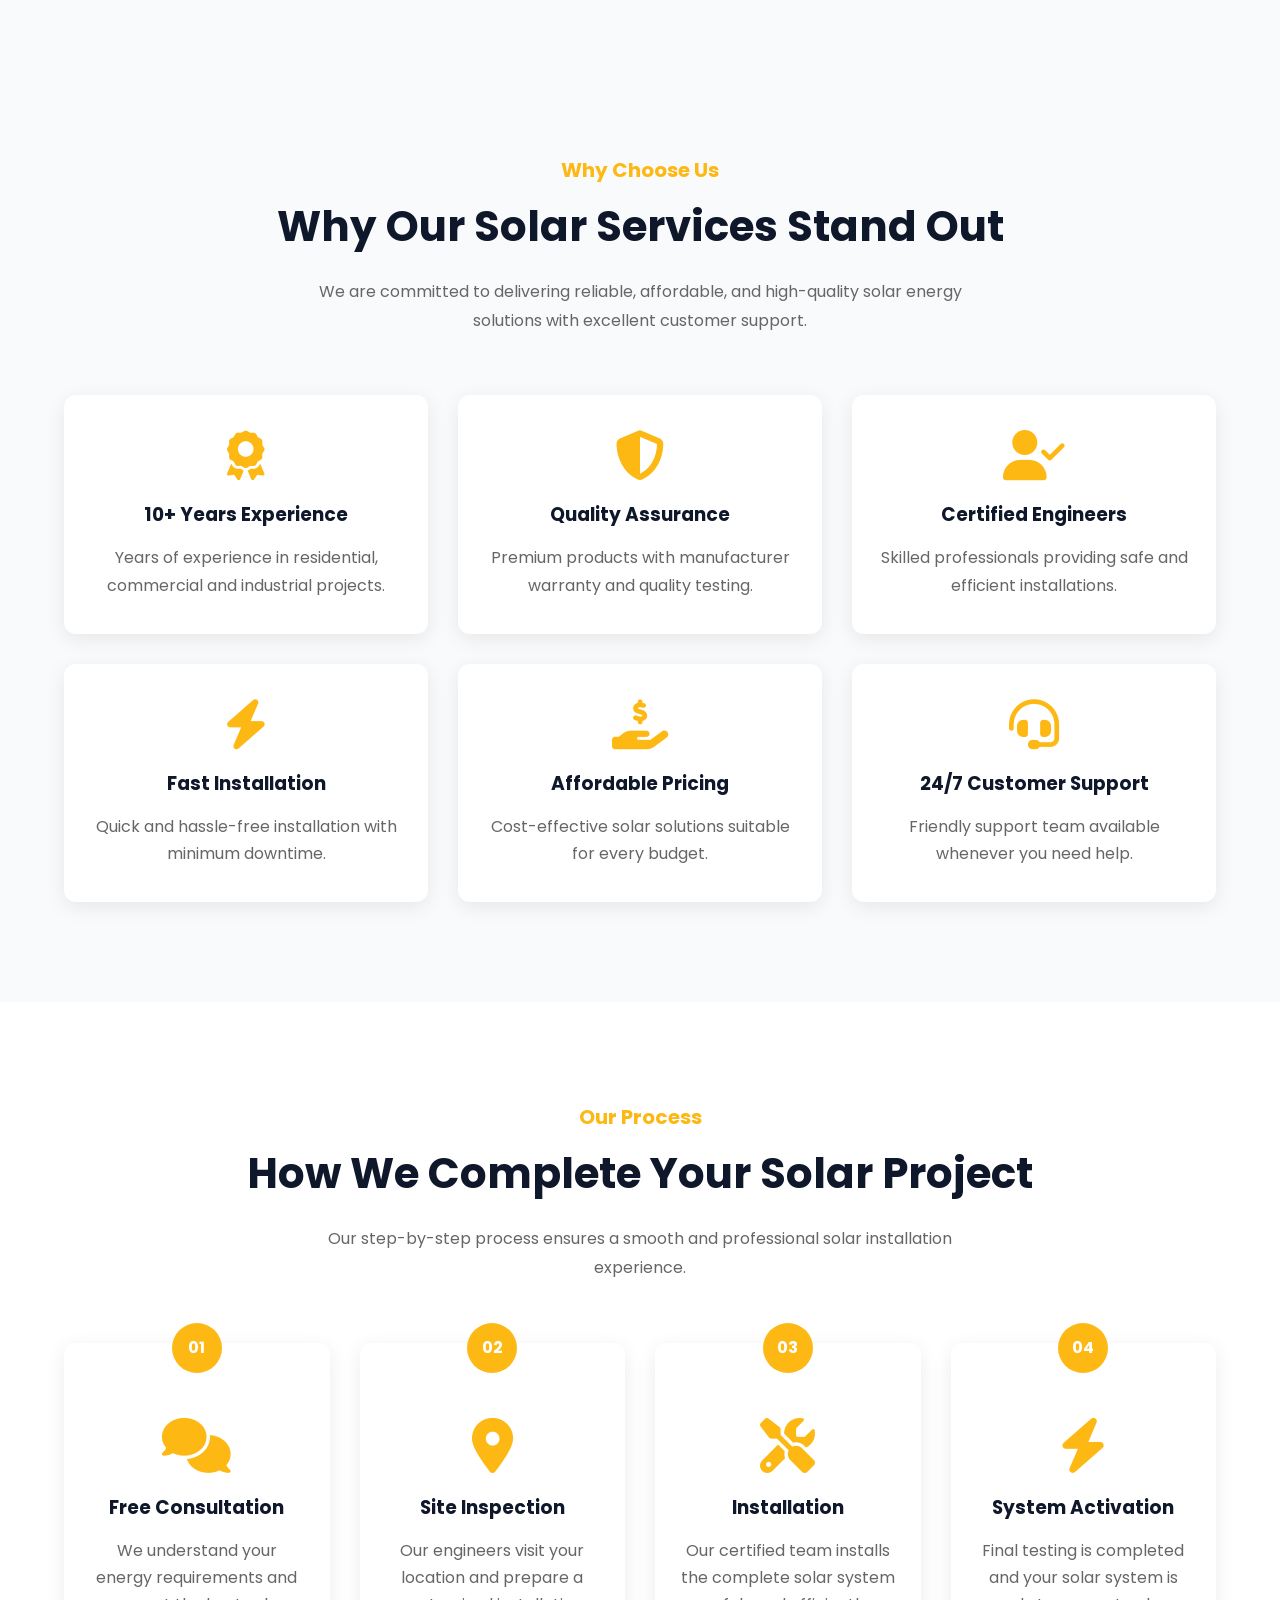
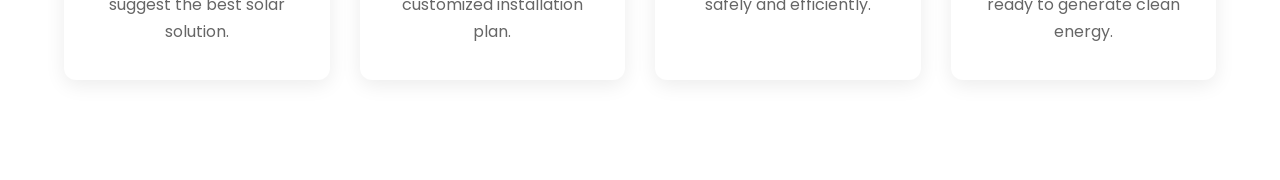
<file: services.html>
<!DOCTYPE html>
<html lang="en">

<head>

    <meta charset="UTF-8">
    <meta name="viewport" content="width=device-width, initial-scale=1.0">

    <title>Services | SolarTech</title>

    <!-- Google Font -->
    <link rel="preconnect" href="https://fonts.googleapis.com">
    <link rel="preconnect" href="https://fonts.gstatic.com" crossorigin>

    <link href="https://fonts.googleapis.com/css2?family=Poppins:wght@300;400;500;600;700;800&display=swap" rel="stylesheet">

    <!-- Font Awesome -->
    <link rel="stylesheet" href="https://cdnjs.cloudflare.com/ajax/libs/font-awesome/6.7.2/css/all.min.css">

    <!-- CSS -->
    <link rel="stylesheet" href="assets/css/style.css">
    <link rel="stylesheet" href="assets/css/responsive.css">

    <!-- Mobile Menu Fix CSS (isi file me add kiya hai, agar chahe to responsive.css me move kar dena) -->
    <style>
        .menu-toggle {
            display: none;
            flex-direction: column;
            justify-content: space-between;
            width: 28px;
            height: 20px;
            cursor: pointer;
            background: transparent;
            border: none;
            padding: 0;
            z-index: 1001;
        }

        .menu-toggle span {
            display: block;
            width: 100%;
            height: 3px;
            background-color: #000;
            border-radius: 2px;
            transition: all 0.3s ease;
        }

        .menu-toggle.active span:nth-child(1) {
            transform: translateY(8.5px) rotate(45deg);
        }

        .menu-toggle.active span:nth-child(2) {
            opacity: 0;
        }

        .menu-toggle.active span:nth-child(3) {
            transform: translateY(-8.5px) rotate(-45deg);
        }

        @media (max-width: 991px) {

            .header .container {
                position: relative;
            }

            .menu-toggle {
                display: flex;
            }

            .navbar .nav-links {
                position: absolute;
                top: 100%;
                left: 0;
                width: 100%;
                background-color: #fff;
                flex-direction: column;
                align-items: flex-start;
                padding: 20px;
                gap: 15px;
                box-shadow: 0 10px 20px rgba(0, 0, 0, 0.1);
                display: none;
                z-index: 1000;
            }

            .navbar .nav-links.show {
                display: flex;
            }
        }
    </style>

</head>

<body>

    <!-- Header -->
    <header class="header">

        <div class="container">

            <div class="logo">
                <h2>Solar<span>Tech</span></h2>
            </div>

            <nav class="navbar">

                <ul class="nav-links" id="navLinks">

                    <li><a href="index.html">Home</a></li>

                    <li><a href="services.html" class="active">Services</a></li>

                    <li><a href="products.html">Products</a></li>

                    <li><a href="contact.html">Contact</a></li>

                </ul>

            </nav>

            <button class="menu-toggle" id="menuToggle" aria-label="Toggle menu">
                <span></span>
                <span></span>
                <span></span>
            </button>

            <a href="contact.html" class="btn">
                Get Quote
            </a>

        </div>

    </header>

    <!-- ==========================
    Page Banner
    ========================== -->

    <section class="page-banner">

        <div class="container">

            <h1>Our Services</h1>

            <p>
                Home / Services
            </p>

        </div>

    </section>

    <!-- ==========================
    Our Services
    ========================== -->

    <section class="services">

        <div class="container">

            <div class="section-title">

                <h4>What We Offer</h4>

                <h2>Professional Solar Services</h2>

                <p>
                    We provide complete solar energy solutions for homes,
                    businesses and industries with expert installation and support.
                </p>

            </div>

            <div class="service-container">

                <!-- Service 1 -->
                <div class="service-card">

                    <i class="fa-solid fa-house"></i>

                    <h3>Residential Solar</h3>

                    <p>
                        Affordable rooftop solar systems designed for homes.
                    </p>

                </div>

                <!-- Service 2 -->
                <div class="service-card">

                    <i class="fa-solid fa-building"></i>

                    <h3>Commercial Solar</h3>

                    <p>
                        Reliable solar power solutions for offices and businesses.
                    </p>

                </div>

                <!-- Service 3 -->
                <div class="service-card">

                    <i class="fa-solid fa-industry"></i>

                    <h3>Industrial Solar</h3>

                    <p>
                        High-capacity solar systems for industrial facilities.
                    </p>

                </div>

                <!-- Service 4 -->
                <div class="service-card">

                    <i class="fa-solid fa-solar-panel"></i>

                    <h3>Solar Panel Installation</h3>

                    <p>
                        Professional installation with premium quality panels.
                    </p>

                </div>

                <!-- Service 5 -->
                <div class="service-card">

                    <i class="fa-solid fa-battery-full"></i>

                    <h3>Battery Backup</h3>

                    <p>
                        Long-lasting lithium battery storage solutions.
                    </p>

                </div>

                <!-- Service 6 -->
                <div class="service-card">

                    <i class="fa-solid fa-plug-circle-check"></i>

                    <h3>Net Metering</h3>

                    <p>
                        Complete net metering setup and documentation support.
                    </p>

                </div>

                <!-- Service 7 -->
                <div class="service-card">

                    <i class="fa-solid fa-screwdriver-wrench"></i>

                    <h3>Maintenance</h3>

                    <p>
                        Regular maintenance and troubleshooting services.
                    </p>

                </div>

                <!-- Service 8 -->
                <div class="service-card">

                    <i class="fa-solid fa-chart-line"></i>

                    <h3>Energy Audit</h3>

                    <p>
                        Analyze your electricity usage and optimize savings.
                    </p>

                </div>

                <!-- Service 9 -->
                <div class="service-card">

                    <i class="fa-solid fa-headset"></i>

                    <h3>24/7 Support</h3>

                    <p>
                        Dedicated customer support whenever you need assistance.
                    </p>

                </div>

            </div>

        </div>

    </section>

    <!-- ==========================
    Why Choose Our Services
    ========================== -->

    <section class="why-services">

        <div class="container">

            <div class="section-title">

                <h4>Why Choose Us</h4>

                <h2>Why Our Solar Services Stand Out</h2>

                <p>
                    We are committed to delivering reliable, affordable, and
                    high-quality solar energy solutions with excellent customer support.
                </p>

            </div>

            <div class="why-services-container">

                <div class="why-service-box">

                    <i class="fa-solid fa-award"></i>

                    <h3>10+ Years Experience</h3>

                    <p>
                        Years of experience in residential, commercial and industrial projects.
                    </p>

                </div>

                <div class="why-service-box">

                    <i class="fa-solid fa-shield-halved"></i>

                    <h3>Quality Assurance</h3>

                    <p>
                        Premium products with manufacturer warranty and quality testing.
                    </p>

                </div>

                <div class="why-service-box">

                    <i class="fa-solid fa-user-check"></i>

                    <h3>Certified Engineers</h3>

                    <p>
                        Skilled professionals providing safe and efficient installations.
                    </p>

                </div>

                <div class="why-service-box">

                    <i class="fa-solid fa-bolt"></i>

                    <h3>Fast Installation</h3>

                    <p>
                        Quick and hassle-free installation with minimum downtime.
                    </p>

                </div>

                <div class="why-service-box">

                    <i class="fa-solid fa-hand-holding-dollar"></i>

                    <h3>Affordable Pricing</h3>

                    <p>
                        Cost-effective solar solutions suitable for every budget.
                    </p>

                </div>

                <div class="why-service-box">

                    <i class="fa-solid fa-headset"></i>

                    <h3>24/7 Customer Support</h3>

                    <p>
                        Friendly support team available whenever you need help.
                    </p>

                </div>

            </div>

        </div>

    </section>

    <!-- ==========================
    Working Process
    ========================== -->

    <section class="process">

        <div class="container">

            <div class="section-title">

                <h4>Our Process</h4>

                <h2>How We Complete Your Solar Project</h2>

                <p>
                    Our step-by-step process ensures a smooth and professional solar installation experience.
                </p>

            </div>

            <div class="process-container">

                <!-- Step 1 -->
                <div class="process-card">

                    <div class="process-number">01</div>

                    <i class="fa-solid fa-comments"></i>

                    <h3>Free Consultation</h3>

                    <p>
                        We understand your energy requirements and suggest the best solar solution.
                    </p>

                </div>

                <!-- Step 2 -->
                <div class="process-card">

                    <div class="process-number">02</div>

                    <i class="fa-solid fa-location-dot"></i>

                    <h3>Site Inspection</h3>

                    <p>
                        Our engineers visit your location and prepare a customized installation plan.
                    </p>

                </div>

                <!-- Step 3 -->
                <div class="process-card">

                    <div class="process-number">03</div>

                    <i class="fa-solid fa-screwdriver-wrench"></i>

                    <h3>Installation</h3>

                    <p>
                        Our certified team installs the complete solar system safely and efficiently.
                    </p>

                </div>

                <!-- Step 4 -->
                <div class="process-card">

                    <div class="process-number">04</div>

                    <i class="fa-solid fa-bolt"></i>

                    <h3>System Activation</h3>

                    <p>
                        Final testing is completed and your solar system is ready to generate clean energy.
                    </p>

                </div>

            </div>

        </div>

    </section>

    <!-- Mobile Menu Toggle Script -->
    <script>
        const menuToggle = document.getElementById('menuToggle');
        const navLinks = document.getElementById('navLinks');

        menuToggle.addEventListener('click', () => {
            menuToggle.classList.toggle('active');
            navLinks.classList.toggle('show');
        });

        // Menu link pe click karne se menu band ho jaye
        navLinks.querySelectorAll('a').forEach(link => {
            link.addEventListener('click', () => {
                menuToggle.classList.remove('active');
                navLinks.classList.remove('show');
            });
        });
    </script>

</body>

</html>
</file>
<file: assets/css/style.css>
*{
    box-sizing: border-box;
}

html, body{
    width:100%;
    overflow-x:hidden;
    margin:0;
    padding:0;
}
html{
    scroll-behavior: smooth;
}

/*========================
Google Font
=========================*/

*{
    margin:0;
    padding:0;
    box-sizing:border-box;
}

body{
    font-family:'Poppins',sans-serif;
    background:#fff;
}

a{
    text-decoration:none;
}

ul{
    list-style:none;
}

img{
    width:100%;
    display:block;
}

.container{
    width:90%;
    max-width:1200px;
    margin:auto;
}
/*========================
Header
=========================*/

.header{

    width:100%;
    background:#fff;
    box-shadow:0 5px 20px rgba(0,0,0,.08);
    position:sticky;
    top:0;
    left:0;
    z-index:999;

}

.header .container{

    display:flex;
    justify-content:space-between;
    align-items:center;
    height:80px;

}
.logo h2{

    color:#0F172A;
    font-size:30px;
    font-weight:700;

}

.logo span{

    color:#FDB813;

}
.nav-links{

    display:flex;
    gap:35px;

}

.nav-links a{

    color:#0F172A;
    font-size:17px;
    font-weight:500;
    transition:.3s;

}

.nav-links a:hover{

    color:#FDB813;

}

.active{

    color:#FDB813 !important;

}
.btn{

    background:#FDB813;
    color:#fff;
    padding:12px 28px;
    border-radius:6px;
    font-weight:600;
    transition:.3s;

}

.btn:hover{

    background:#0F172A;

}
.menu-toggle{

    display:none;
    font-size:28px;
    cursor:pointer;

}
/*=========================
Hero Section
=========================*/

.hero{

    padding:90px 0;
    background:#F8FAFC;

}

.hero-container{

    display:flex;
    justify-content:space-between;
    align-items:center;
    gap:60px;

}

.hero-content{

    flex:1;

}

.hero-content h1{

    font-size:58px;
    line-height:1.2;
    color:#0F172A;
    margin-bottom:20px;

}

.hero-content span{

    color:#FDB813;

}

.hero-content p{

    font-size:18px;
    color:#555;
    line-height:1.8;
    margin-bottom:35px;

}

.hero-buttons{

    display:flex;
    gap:20px;

}

.btn-outline{

    padding:12px 30px;
    border:2px solid #FDB813;
    border-radius:6px;
    color:#FDB813;
    font-weight:600;
    transition:.3s;

}

.btn-outline:hover{

    background:#FDB813;
    color:#fff;

}

.hero-image{

    flex:1;

}

.hero-image img{

    width:100%;
}
/*=========================
About Section
==========================*/

.about{

    padding:100px 0;

}

.about-container{

    display:flex;
    align-items:center;
    justify-content:space-between;
    gap:60px;

}

.about-image{

    flex:1;

}

.about-image img{

    width:100%;
    border-radius:15px;

}

.about-content{

    flex:1;

}

.about-content h4{

    color:#FDB813;
    font-size:20px;
    margin-bottom:10px;

}

.about-content h2{

    font-size:42px;
    color:#0F172A;
    margin-bottom:20px;

}

.about-content p{

    color:#666;
    line-height:1.8;
    margin-bottom:18px;

}

.about-boxes{

    display:flex;
    gap:25px;
    margin:30px 0;

}

.about-box{

    background:#fff;
    padding:25px;
    text-align:center;
    border-radius:10px;
    box-shadow:0 5px 20px rgba(0,0,0,.08);
    transition:.3s;

}

.about-box:hover{

    transform:translateY(-8px);

}

.about-box i{

    font-size:35px;
    color:#FDB813;
    margin-bottom:15px;

}

.about-box h3{

    color:#0F172A;
    margin-bottom:10px;

}
/*=========================
Why Choose Us
==========================*/

.why-choose{

    padding:100px 0;
    background:#F8FAFC;

}

.section-title{

    text-align:center;
    margin-bottom:60px;

}

.section-title h4{

    color:#FDB813;
    font-size:20px;
    margin-bottom:10px;

}

.section-title h2{

    font-size:42px;
    color:#0F172A;
    margin-bottom:20px;

}

.section-title p{

    max-width:700px;
    margin:auto;
    color:#666;
    line-height:1.8;

}

.choose-container{

    display:grid;
    grid-template-columns:repeat(4,1fr);
    gap:30px;

}

.choose-card{

    background:#fff;
    padding:35px 25px;
    text-align:center;
    border-radius:12px;
    box-shadow:0 5px 20px rgba(0,0,0,.08);
    transition:.4s;

}

.choose-card:hover{

    transform:translateY(-10px);

}

.choose-card i{

    font-size:45px;
    color:#FDB813;
    margin-bottom:20px;

}

.choose-card h3{

    margin-bottom:15px;
    color:#0F172A;

}

.choose-card p{

    color:#666;
    line-height:1.7;

}
/*=========================
Company Statistics
==========================*/

.stats{

    background:#0F172A;
    padding:90px 0;

}

.stats-container{

    display:grid;
    grid-template-columns:repeat(4,1fr);
    gap:30px;

}

.stat-box{

    text-align:center;
    color:#fff;

}

.stat-box i{

    font-size:50px;
    color:#FDB813;
    margin-bottom:20px;

}

.stat-box h2{

    font-size:45px;
    margin-bottom:10px;

}

.stat-box p{

    font-size:18px;
    color:#ddd;

}
/*=========================
Featured Products
==========================*/

.products{

    padding:100px 0;

}

.product-container{

    display:grid;
    grid-template-columns:repeat(3,1fr);
    gap:30px;

}

.product-card{

    background:#fff;
    border-radius:12px;
    overflow:hidden;
    box-shadow:0 5px 20px rgba(0,0,0,.08);
    transition:.4s;

}

.product-card:hover{

    transform:translateY(-10px);

}

.product-card img{

    width:100%;
    height:250px;
    object-fit:cover;

}

.product-content{

    padding:25px;

}

.product-content span{

    color:#FDB813;
    font-weight:600;

}

.product-content h3{

    margin:15px 0;
    color:#0F172A;

}

.product-content p{

    color:#666;
    line-height:1.7;
    margin-bottom:20px;

}

.product-content h4{

    color:#16A34A;
    font-size:24px;
    margin-bottom:20px;

}
/*=========================
Services
==========================*/

.services{

    padding:100px 0;
    background:#F8FAFC;

}

.service-container{

    display:grid;
    grid-template-columns:repeat(3,1fr);
    gap:30px;

}

.service-card{

    background:#fff;
    padding:40px 30px;
    text-align:center;
    border-radius:12px;
    box-shadow:0 5px 20px rgba(0,0,0,.08);
    transition:.4s;

}

.service-card:hover{

    transform:translateY(-10px);

}

.service-card i{

    font-size:55px;
    color:#FDB813;
    margin-bottom:20px;

}

.service-card h3{

    margin-bottom:15px;
    color:#0F172A;

}

.service-card p{

    color:#666;
    line-height:1.7;

}
/*=========================
Installation Process
==========================*/

.process{

    padding:100px 0;

}

.process-container{

    display:grid;
    grid-template-columns:repeat(4,1fr);
    gap:30px;

}

.process-card{

    background:#fff;
    padding:35px 25px;
    text-align:center;
    border-radius:12px;
    box-shadow:0 5px 20px rgba(0,0,0,.08);
    position:relative;
    transition:.4s;

}

.process-card:hover{

    transform:translateY(-10px);

}

.process-number{

    width:50px;
    height:50px;
    background:#FDB813;
    color:#fff;
    border-radius:50%;
    display:flex;
    justify-content:center;
    align-items:center;
    font-weight:700;
    position:absolute;
    top:-20px;
    left:50%;
    transform:translateX(-50%);

}

.process-card i{

    font-size:55px;
    color:#FDB813;
    margin:40px 0 20px;

}

.process-card h3{

    margin-bottom:15px;
    color:#0F172A;

}

.process-card p{

    color:#666;
    line-height:1.7;

}
/*=========================
Testimonials
==========================*/

.testimonials{

    padding:100px 0;
    background:#F8FAFC;

}

.testimonial-container{

    display:grid;
    grid-template-columns:repeat(3,1fr);
    gap:30px;

}

.testimonial-card{

    background:#fff;
    padding:35px 25px;
    text-align:center;
    border-radius:12px;
    box-shadow:0 5px 20px rgba(0,0,0,.08);
    transition:.4s;

}

.testimonial-card:hover{

    transform:translateY(-10px);

}

.testimonial-card img{

    width:90px;
    height:90px;
    border-radius:50%;
    margin:auto;
    object-fit:cover;
    margin-bottom:20px;

}

.testimonial-card h3{

    color:#0F172A;
    margin-bottom:8px;

}

.testimonial-card span{

    color:#FDB813;
    font-weight:600;

}

.stars{

    color:#FDB813;
    margin:15px 0;

}

.testimonial-card p{

    color:#666;
    line-height:1.7;

}
/*=========================
FAQ
==========================*/

.faq{

    padding:100px 0;

}

.faq-container{

    max-width:900px;
    margin:auto;

}

.faq-item{

    background:#fff;
    margin-bottom:20px;
    border-radius:10px;
    overflow:hidden;
    box-shadow:0 5px 20px rgba(0,0,0,.08);

}

.faq-question{

    display:flex;
    justify-content:space-between;
    align-items:center;
    padding:20px 25px;
    cursor:pointer;

}

.faq-question h3{

    color:#0F172A;
    font-size:20px;

}

.faq-question span{

    font-size:28px;
    color:#FDB813;
    font-weight:bold;

}

.faq-answer{

    display:none;
    padding:0 25px 20px;
    color:#666;
    line-height:1.8;

}

.faq-item.active .faq-answer{

    display:block;

}
/*=========================
Contact CTA
==========================*/

.cta{

    background:#FDB813;
    padding:80px 0;

}

.cta-container{

    display:flex;
    justify-content:space-between;
    align-items:center;
    gap:40px;

}

.cta-content h2{

    color:#0F172A;
    font-size:42px;
    margin-bottom:15px;

}

.cta-content p{

    color:#222;
    font-size:18px;
    line-height:1.8;

}

.cta-button .btn{

    background:#0F172A;

}

.cta-button .btn:hover{

    background:#fff;
    color:#0F172A;

}
/*=========================
Footer
==========================*/

.footer{

    background:#0F172A;
    color:#fff;
    padding-top:80px;

}

.footer-container{

    display:grid;
    grid-template-columns:repeat(4,1fr);
    gap:40px;
    padding-bottom:50px;

}

.footer-box h2{

    font-size:30px;
    margin-bottom:20px;

}

.footer-box h2 span{

    color:#FDB813;

}

.footer-box h3{

    margin-bottom:20px;

}

.footer-box p{

    color:#ccc;
    line-height:1.8;
    margin-bottom:10px;

}

.footer-box ul{

    padding:0;

}

.footer-box ul li{

    margin-bottom:12px;

}

.footer-box ul li a{

    color:#ccc;
    transition:.3s;

}

.footer-box ul li a:hover{

    color:#FDB813;

}

.footer-bottom{

    border-top:1px solid rgba(255,255,255,.1);
    text-align:center;
    padding:20px 0;

}

.footer-bottom p{

    color:#bbb;

}
/*=========================
Scroll To Top
==========================*/

#scrollTop{

    position:fixed;
    right:25px;
    bottom:25px;
    width:50px;
    height:50px;
    border:none;
    border-radius:50%;
    background:#FDB813;
    color:#fff;
    font-size:20px;
    cursor:pointer;
    display:none;
    z-index:999;
    transition:.3s;

}

#scrollTop:hover{

    background:#0F172A;

}
/*=========================
Page Banner
==========================*/

.page-banner{

    background:#0F172A;
    color:#fff;
    padding:120px 0 80px;
    text-align:center;

}

.page-banner h1{

    font-size:48px;
    margin-bottom:15px;

}

.page-banner p{

    color:#ddd;
    font-size:18px;

}
/*=========================
Why Services
==========================*/

.why-services{

    padding:100px 0;
    background:#F8FAFC;

}

.why-services-container{

    display:grid;
    grid-template-columns:repeat(3,1fr);
    gap:30px;

}

.why-service-box{

    background:#fff;
    padding:35px 25px;
    text-align:center;
    border-radius:12px;
    box-shadow:0 5px 20px rgba(0,0,0,.08);
    transition:.4s;

}

.why-service-box:hover{

    transform:translateY(-10px);

}

.why-service-box i{

    font-size:50px;
    color:#FDB813;
    margin-bottom:20px;

}

.why-service-box h3{

    margin-bottom:15px;
    color:#0F172A;

}

.why-service-box p{

    color:#666;
    line-height:1.7;

}
/*=========================
Product Categories
==========================*/

.product-category{

    padding:80px 0 40px;

}

.category-buttons{

    display:flex;
    justify-content:center;
    gap:15px;
    flex-wrap:wrap;

}

.category-buttons button{

    padding:12px 25px;
    border:none;
    border-radius:30px;
    background:#eee;
    cursor:pointer;
    font-size:16px;
    transition:.3s;

}

.category-buttons button.active,
.category-buttons button:hover{

    background:#FDB813;
    color:#fff;

}
/*=========================
Contact Info
==========================*/

.contact-info{

    padding:80px 0 40px;

}

.contact-info-container{

    display:grid;
    grid-template-columns:repeat(3,1fr);
    gap:30px;

}

.contact-card{

    background:#fff;
    text-align:center;
    padding:35px 25px;
    border-radius:12px;
    box-shadow:0 5px 20px rgba(0,0,0,.08);
    transition:.3s;

}

.contact-card:hover{

    transform:translateY(-10px);

}

.contact-card i{

    font-size:45px;
    color:#FDB813;
    margin-bottom:20px;

}

.contact-card h3{

    margin-bottom:10px;
    color:#0F172A;

}

.contact-card p{

    color:#666;

}
/*=========================
Contact Form
==========================*/

.contact-form{

    padding:80px 0;

}

.form{

    max-width:900px;
    margin:auto;

}

.form-group{

    display:grid;
    grid-template-columns:repeat(2,1fr);
    gap:20px;
    margin-bottom:20px;

}

.form input,
.form textarea{

    width:100%;
    padding:15px;
    border:1px solid #ddd;
    border-radius:8px;
    font-size:16px;
    outline:none;
    transition:.3s;

}

.form input:focus,
.form textarea:focus{

    border-color:#FDB813;

}

.form textarea{

    resize:none;
    margin-bottom:20px;

}

.form .btn{

    border:none;
    cursor:pointer;

}
/*=========================
Mobile Menu
==========================*/

.menu-toggle{

    display:none;
    font-size:28px;
    cursor:pointer;
    color:#0F172A;

}
/*=========================
Scroll To Top
==========================*/

#scrollTop{

    position:fixed;
    right:25px;
    bottom:25px;
    width:50px;
    height:50px;
    border:none;
    border-radius:50%;
    background:#FDB813;
    color:#fff;
    font-size:20px;
    cursor:pointer;
    display:none;
    justify-content:center;
    align-items:center;
    box-shadow:0 5px 15px rgba(0,0,0,.2);
    transition:.3s;
    z-index:999;

}

#scrollTop:hover{

    transform:translateY(-5px);
    background:#0F172A;

}
/*=========================
FAQ Accordion
==========================*/

.faq-item{

    margin-bottom:20px;
    border:1px solid #ddd;
    border-radius:10px;
    overflow:hidden;

}

.faq-question{

    display:flex;
    justify-content:space-between;
    align-items:center;
    padding:20px;
    cursor:pointer;
    background:#fff;

}

.faq-question span{

    font-size:24px;
    font-weight:bold;
    color:#FDB813;

}

.faq-answer{

    max-height:0;
    overflow:hidden;
    transition:max-height .4s ease;
    background:#fafafa;
    padding:0 20px;

}

.faq-answer p{

    padding:20px 0;

}

.faq-item.active .faq-answer{

    max-height:200px;

}
/*=========================
Responsive Media Queries
==========================*/

@media (max-width: 1024px){

    .choose-container,
    .stats-container,
    .process-container{
        grid-template-columns:repeat(2,1fr);
    }

    .product-container,
    .service-container,
    .why-services-container,
    .testimonial-container,
    .contact-info-container{
        grid-template-columns:repeat(2,1fr);
    }

    .footer-container{
        grid-template-columns:repeat(2,1fr);
    }

    .hero-content h1{
        font-size:46px;
    }

}

@media (max-width: 768px){

    .nav-links{
        position:fixed;
        top:80px;
        left:0;
        width:100%;
        background:#fff;
        flex-direction:column;
        align-items:center;
        gap:0;
        max-height:0;
        overflow:hidden;
        transition:.4s;
        box-shadow:0 5px 20px rgba(0,0,0,.08);
    }

    .nav-links.active{
        max-height:400px;
    }

    .nav-links a{
        padding:15px 0;
        width:100%;
        text-align:center;
    }

    .menu-toggle{
        display:block;
    }

    .hero-container,
    .about-container,
    .cta-container{
        flex-direction:column;
        text-align:center;
        gap:35px;
    }

    .hero-content h1{
        font-size:36px;
    }

    .hero-buttons{
        justify-content:center;
        flex-wrap:wrap;
    }

    .about-boxes{
        flex-direction:column;
    }

    .choose-container,
    .stats-container,
    .product-container,
    .service-container,
    .process-container,
    .testimonial-container,
    .why-services-container,
    .contact-info-container{
        grid-template-columns:1fr;
    }

    .footer-container{
        grid-template-columns:1fr;
        text-align:center;
    }

    .form-group{
        grid-template-columns:1fr;
    }

    .section-title h2{
        font-size:32px;
    }

    .container{
        width:92%;
    }

}

@media (max-width: 480px){

    .hero-content h1{
        font-size:30px;
    }

    .hero-content p{
        font-size:16px;
    }

    .btn,
    .btn-outline{
        padding:10px 20px;
        font-size:15px;
    }

    .section-title h2{
        font-size:26px;
    }

    .stat-box h2{
        font-size:34px;
    }

    #scrollTop{
        right:15px;
        bottom:15px;
        width:44px;
        height:44px;
    }

}
</file>
<file: assets/css/responsive.css>
/* ==========================================
   Tablet Devices
========================================== */
@media (max-width:992px){

    .container{
        width:95%;
    }

    .hero-container,
    .about-container,
    .cta-container{
        flex-direction:column;
        text-align:center;
    }

    .hero-content h1{
        font-size:42px;
    }

    .hero-buttons{
        justify-content:center;
    }

    .choose-container,
    .stats-container,
    .product-container,
    .service-container,
    .process-container,
    .testimonial-container,
    .why-services-container,
    .contact-info-container,
    .footer-container{
        grid-template-columns:repeat(2,1fr);
    }

}

/* ==========================================
   Mobile Devices
========================================== */
@media (max-width:768px){

    .header .container{
        position:relative;
    }

    .menu-toggle{
        display:block;
        font-size:28px;
        cursor:pointer;
    }

    .navbar{
        display:none;
        position:absolute;
        top:80px;
        left:0;
        width:100%;
        background:#fff;
        box-shadow:0 5px 15px rgba(0,0,0,.1);
        z-index:999;
    }

    .navbar.active{
        display:block;
    }

    .nav-links{
        display:flex;
        flex-direction:column;
        list-style:none;
        padding:20px;
        gap:20px;
    }

    .nav-links li{
        width:100%;
        text-align:center;
    }

    .nav-links a{
        display:block;
        padding:12px;
        text-decoration:none;
        color:#222;
        font-weight:600;
    }

    .nav-links a:hover{
        background:#FDB813;
        color:#fff;
        border-radius:6px;
    }

    .hero{
        padding:70px 0;
    }

    .hero-content h1{
        font-size:34px;
    }

    .hero-content p{
        font-size:16px;
    }

    .hero-buttons{
        flex-direction:column;
    }

    .choose-container,
    .stats-container,
    .product-container,
    .service-container,
    .process-container,
    .testimonial-container,
    .why-services-container,
    .contact-info-container,
    .footer-container{
        grid-template-columns:1fr;
    }

    .form-group{
        grid-template-columns:1fr;
    }

    .about-boxes{
        flex-direction:column;
    }

    .section-title h2{
        font-size:30px;
    }

    .cta-content h2{
        font-size:30px;
    }

    .footer{
        text-align:center;
    }

}

/* ==========================================
   Small Mobile Devices
========================================== */
@media (max-width:480px){

    .hero-content h1{
        font-size:28px;
    }

    .btn,
    .btn-outline{
        padding:10px 20px;
        font-size:15px;
    }

    .section-title h2{
        font-size:24px;
    }

    .stat-box h2{
        font-size:32px;
    }

    #scrollTop{
        right:15px;
        bottom:15px;
        width:44px;
        height:44px;
    }

}
</file>
